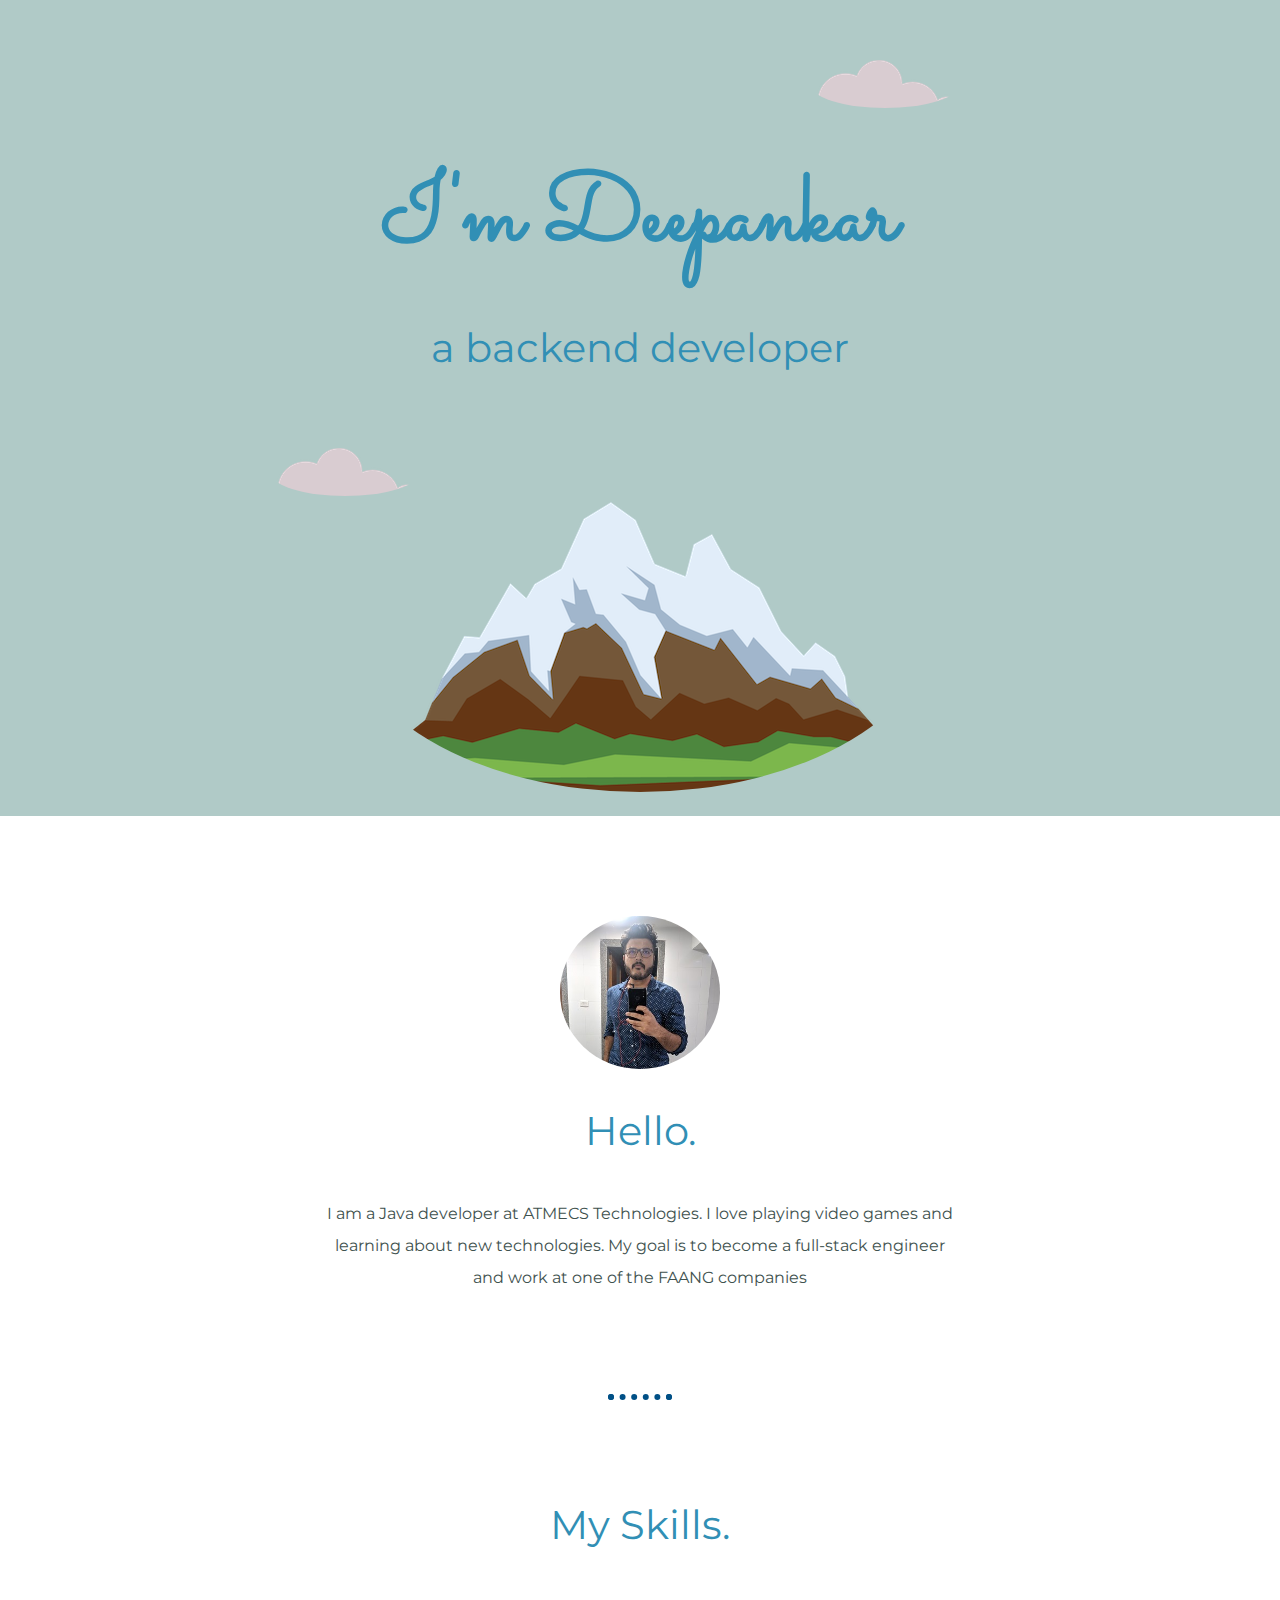
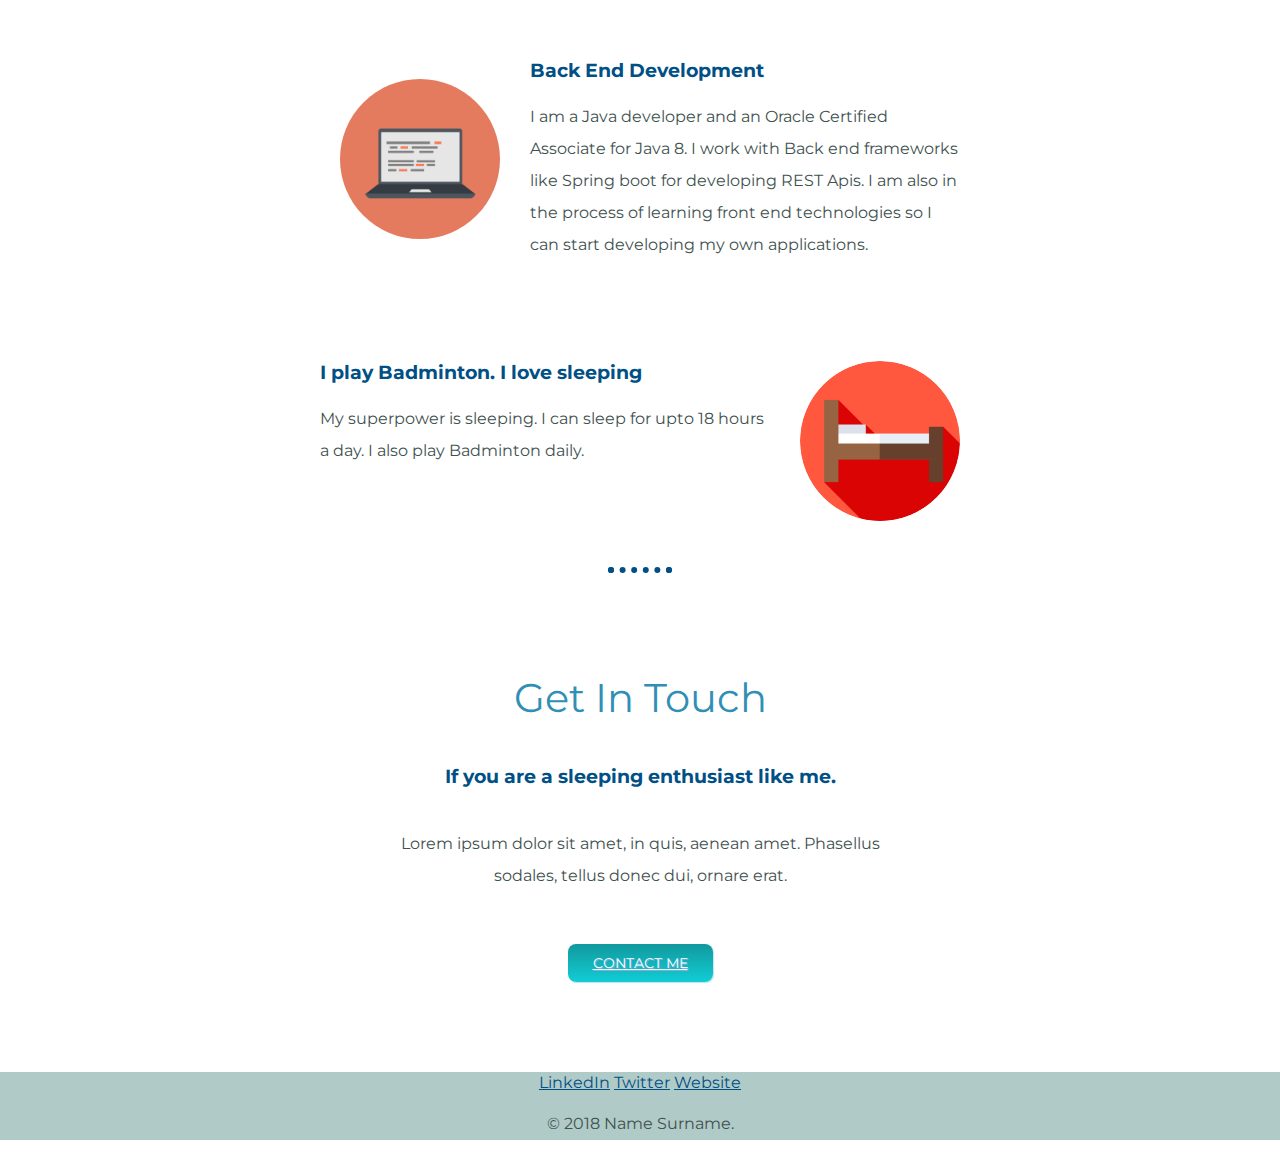
<file: Deepankar's Website/index.html>
<!DOCTYPE html>
<html lang="en">
  <head>
    <meta charset="UTF-8" />
    <meta name="viewport" content="width=device-width, initial-scale=1.0" />
    <title>Deepankar Pathak</title>
    <link rel="stylesheet" href="css/styles.css" />
    <link rel="icon" href="favicon.ico " />
    <link
      href="https://fonts.googleapis.com/css2?family=Merriweather&family=Montserrat:wght@300&family=Sacramento&display=swap"
      rel="stylesheet"
    />
    <div class="freepik">
      Icons made by
      <a href="https://www.flaticon.com/authors/freepik" title="Freepik"
        >Freepik</a
      >
      from
      <a href="https://www.flaticon.com/" title="Flaticon">www.flaticon.com</a>
    </div>
  </head>

  <body>
    <div class="top-container">
      <img class="top-cloud" src="images/cloud.png" alt="cloud-img" />
      <h1>I'm Deepankar</h1>
      <h2 class="programmer">a backend developer</h2>
      <img class="bottom-cloud" src="images/cloud.png" alt="cloud-img" />
      <img src="images/mountain.png" alt="mountain-img" />
    </div>

    <div class="middle-container">
      <div class="profile">
        <img
          class="deepankar-img"
          src="images/deepankar.jpg"
          alt="deepankar-img"
        />
        <h2>Hello.</h2>
        <p>
          I am a Java developer at ATMECS Technologies. I love playing video
          games and learning about new technologies. My goal is to become a
          full-stack engineer and work at one of the FAANG companies
        </p>
      </div>
      <hr />
      <div class="skills">
        <h2>My Skills.</h2>
        <div class="skill-row">
          <img
            class="computer-img"
            src="images/computer.png"
            alt="computer-img"
          />
          <h3>Back End Development</h3>
          <p>
            I am a Java developer and an Oracle Certified Associate for Java 8.
            I work with Back end frameworks like Spring boot for developing REST
            Apis. I am also in the process of learning front end technologies so
            I can start developing my own applications.
          </p>
        </div>
        <div class="skill-row">
          <img class="bed-img" src="images/bed.png" alt="bed-img" />
          <h3>I play Badminton. I love sleeping</h3>
          <p>
            My superpower is sleeping. I can sleep for upto 18 hours a day. I
            also play Badminton daily.
          </p>
        </div>
      </div>
      <hr />
      <div class="contact-me">
        <h2>Get In Touch</h2>
        <h3>If you are a sleeping enthusiast like me.</h3>
        <p class="contact-message">
          Lorem ipsum dolor sit amet, in quis, aenean amet. Phasellus sodales,
          tellus donec dui, ornare erat.
        </p>
        <a class="btn" href="mailto:name@email.com">CONTACT ME</a>
      </div>
    </div>

    <div class="bottom-container">
      <a class="footer-link" href="https://www.linkedin.com/">LinkedIn</a>
      <a class="footer-link" href="https://twitter.com/">Twitter</a>
      <a class="footer-link" href="https://www.appbrewery.co/">Website</a>
      <p>© 2018 Name Surname.</p>
    </div>
  </body>
</html>
</file>
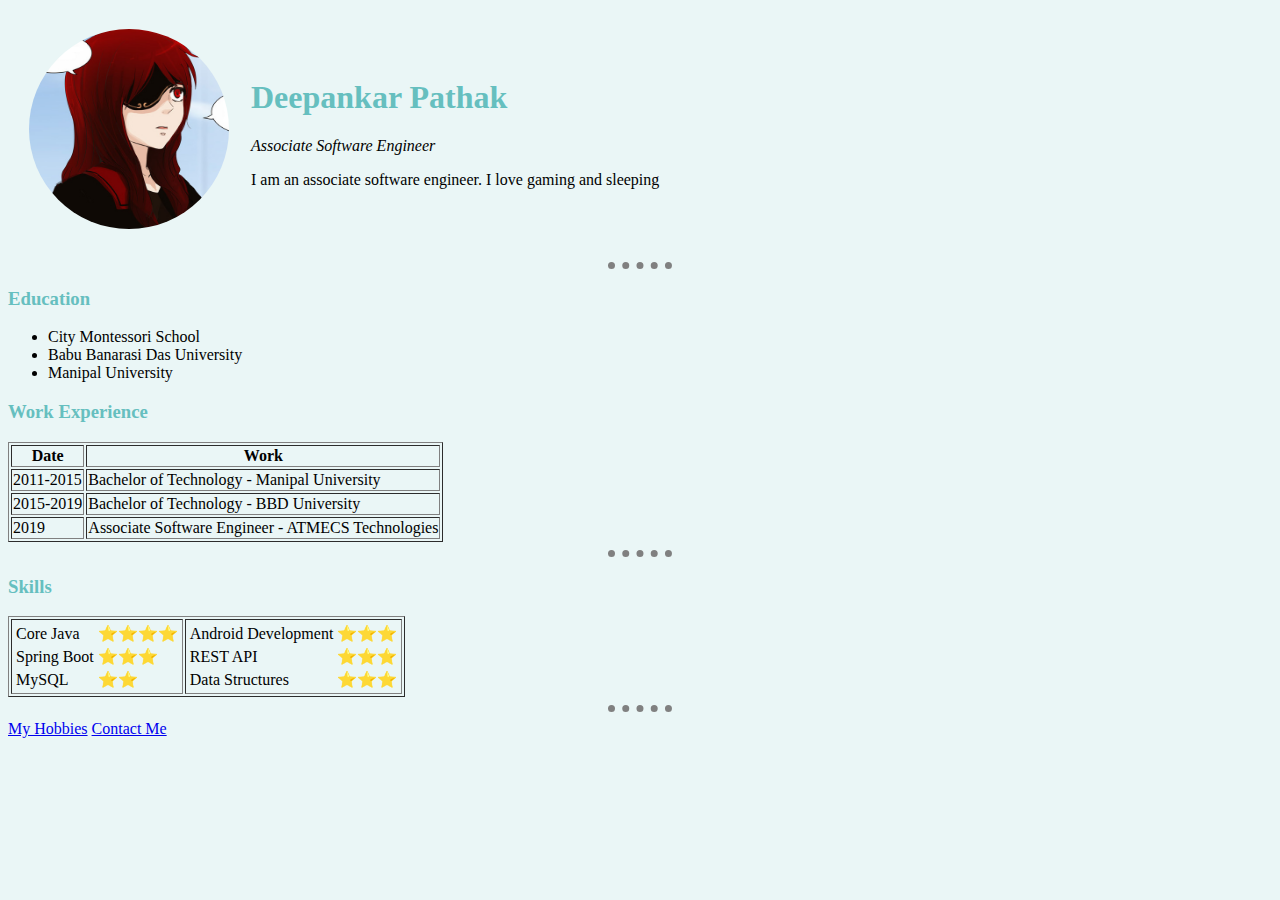
<file: HTML Personal Site/index.html>
<!DOCTYPE html>
<html>

<head>
  <meta charset="utf-8">
  <title>My personal site</title>
  <link rel="stylesheet" href="css/styles.css">
</head>

<body>
  <table cellspacing = "20px">
    <td><img src="images/ry55.png" alt="image" width="200" height="200"></td>
    <td><h1>Deepankar Pathak</h1>
      <p><em>Associate Software Engineer</em></p>
      <p>I am an associate software engineer. I love gaming and sleeping</p>
    </td>
  </table>

  <hr>
  <h3>Education</h3>
    <ul>
      <li>City Montessori School</li>
      <li>Babu Banarasi Das University</li>
      <li>Manipal University</li>
    </ul>

  <h3>Work Experience</h3>
  <table  border="1px">
    <thead>
      <th>Date</th>
      <th>Work</th>
    </thead>

    <tbody>
      <tr>
        <td>2011-2015</td>
        <td>Bachelor of Technology - Manipal University</td>
      </tr>
      <tr>
        <td>2015-2019</td>
        <td>Bachelor of Technology - BBD University</td>
      </tr>
      <tr>
        <td>2019</td>
        <td>Associate Software Engineer - ATMECS Technologies</td>
      </tr>
    </tbody>
  </table>

  <hr>

  <h3>Skills</h3>
  <table border = "1px">
      <td>
        <table>
          <tr>
            <td>Core Java</td>
            <td>⭐⭐⭐⭐</td>
          </tr>
          <tr>
            <td>Spring Boot</td>
            <td>⭐⭐⭐</td>
          </tr>
          <tr>
            <td>MySQL</td>
            <td>⭐⭐</td>
          </tr>
        </table>
      </td>

      <td>
        <table>
          <tr>
            <td>Android Development</td>
            <td>⭐⭐⭐</td>
          </tr>
          <tr>
            <td>REST API</td>
            <td>⭐⭐⭐</td>
          </tr>
          <tr>
            <td>Data Structures</td>
            <td>⭐⭐⭐</td>
          </tr>
        </table>
      </td>
  </table>

  <hr>

  <a href = "hobbies.html">My Hobbies</a>
  <a href = "contact.html">Contact Me</a>
</body>

</html>
</file>
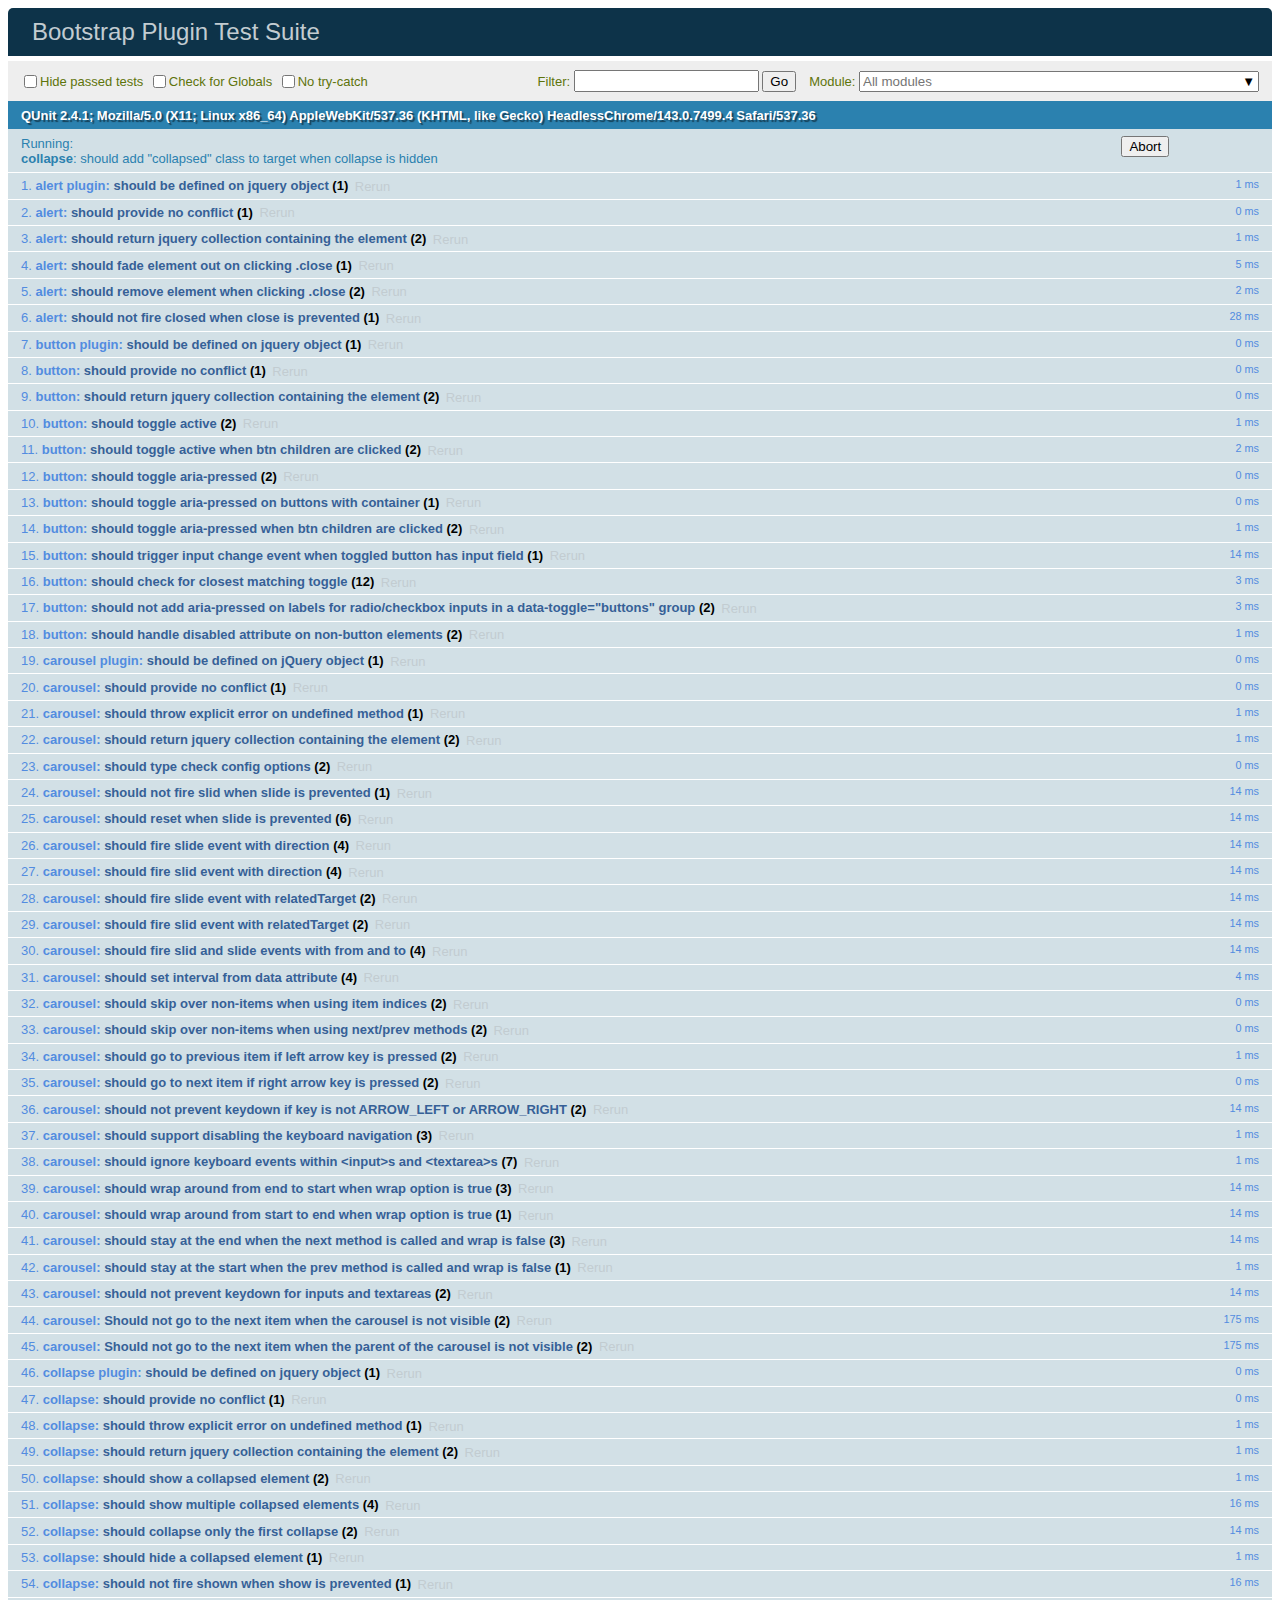
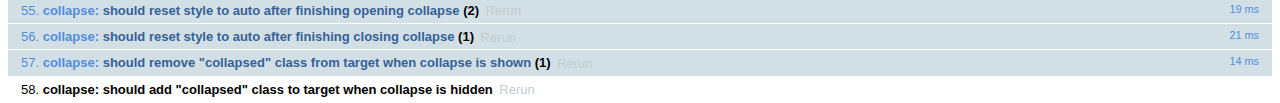
<file: bootstrap-4.0.0/js/tests/index.html>
<!doctype html>
<html lang="en">
  <head>
    <meta charset="utf-8">
    <meta name="viewport" content="width=device-width, initial-scale=1, shrink-to-fit=no">
    <title>Bootstrap Plugin Test Suite</title>

    <!-- jQuery -->
    <script>
      (function () {
        var path = '../../assets/js/vendor/jquery-slim.min.js'
        // get jquery param from the query string.
        var jQueryVersion = location.search.match(/[?&]jquery=(.*?)(?=&|$)/)

        // If a version was specified, use that version from our vendor folder
        if (jQueryVersion) {
          path = 'vendor/jquery-' + jQueryVersion[1] + '.min.js'
        }
        document.write('<script src="' + path + '"><\/script>')
      }())
    </script>
    <script src="../../assets/js/vendor/popper.min.js"></script>

    <!-- QUnit -->
    <link rel="stylesheet" href="vendor/qunit.css" media="screen">
    <script src="vendor/qunit.js"></script>

    <script>
      // Disable jQuery event aliases to ensure we don't accidentally use any of them
      [
        'blur',
        'focus',
        'focusin',
        'focusout',
        'resize',
        'scroll',
        'click',
        'dblclick',
        'mousedown',
        'mouseup',
        'mousemove',
        'mouseover',
        'mouseout',
        'mouseenter',
        'mouseleave',
        'change',
        'select',
        'submit',
        'keydown',
        'keypress',
        'keyup',
        'contextmenu'
      ].forEach(function(eventAlias) {
        $.fn[eventAlias] = function() {
          throw new Error('Using the ".' + eventAlias + '()" method is not allowed, so that Bootstrap can be compatible with custom jQuery builds which exclude the "event aliases" module that defines said method. See https://github.com/twbs/bootstrap/blob/master/CONTRIBUTING.md#js')
        }
      })

      // Require assert.expect in each test
      QUnit.config.requireExpects = true

      // See https://github.com/axemclion/grunt-saucelabs#test-result-details-with-qunit
      var log = []
      var testName

      QUnit.done(function(testResults) {
        var tests = []
        for (var i = 0; i < log.length; i++) {
          var details = log[i]
          tests.push({
            name: details.name,
            result: details.result,
            expected: details.expected,
            actual: details.actual,
            source: details.source
          })
        }
        testResults.tests = tests

        window.global_test_results = testResults
      })

      QUnit.testStart(function(testDetails) {
        QUnit.log(function(details) {
          if (!details.result) {
            details.name = testDetails.name
            log.push(details)
          }
        })
      })

      // Display fixture on-screen on iOS to avoid false positives
      // See https://github.com/twbs/bootstrap/pull/15955
      if (/iPhone|iPad|iPod/.test(navigator.userAgent)) {
        QUnit.begin(function() {
          $('#qunit-fixture').css({ top: 0, left: 0 })
        })

        QUnit.done(function() {
          $('#qunit-fixture').css({ top: '', left: '' })
        })
      }
    </script>

    <!-- Transpiled Plugins -->
    <script src="../dist/util.js"></script>
    <script src="../dist/alert.js"></script>
    <script src="../dist/button.js"></script>
    <script src="../dist/carousel.js"></script>
    <script src="../dist/collapse.js"></script>
    <script src="../dist/dropdown.js"></script>
    <script src="../dist/modal.js"></script>
    <script src="../dist/scrollspy.js"></script>
    <script src="../dist/tab.js"></script>
    <script src="../dist/tooltip.js"></script>
    <script src="../dist/popover.js"></script>

    <!-- Unit Tests -->
    <script src="unit/alert.js"></script>
    <script src="unit/button.js"></script>
    <script src="unit/carousel.js"></script>
    <script src="unit/collapse.js"></script>
    <script src="unit/dropdown.js"></script>
    <script src="unit/modal.js"></script>
    <script src="unit/scrollspy.js"></script>
    <script src="unit/tab.js"></script>
    <script src="unit/tooltip.js"></script>
    <script src="unit/popover.js"></script>
    <script src="unit/util.js"></script>
  </head>
  <body>
    <div id="qunit-container">
      <div id="qunit"></div>
      <div id="qunit-fixture"></div>
    </div>
  </body>
</html>
</file>
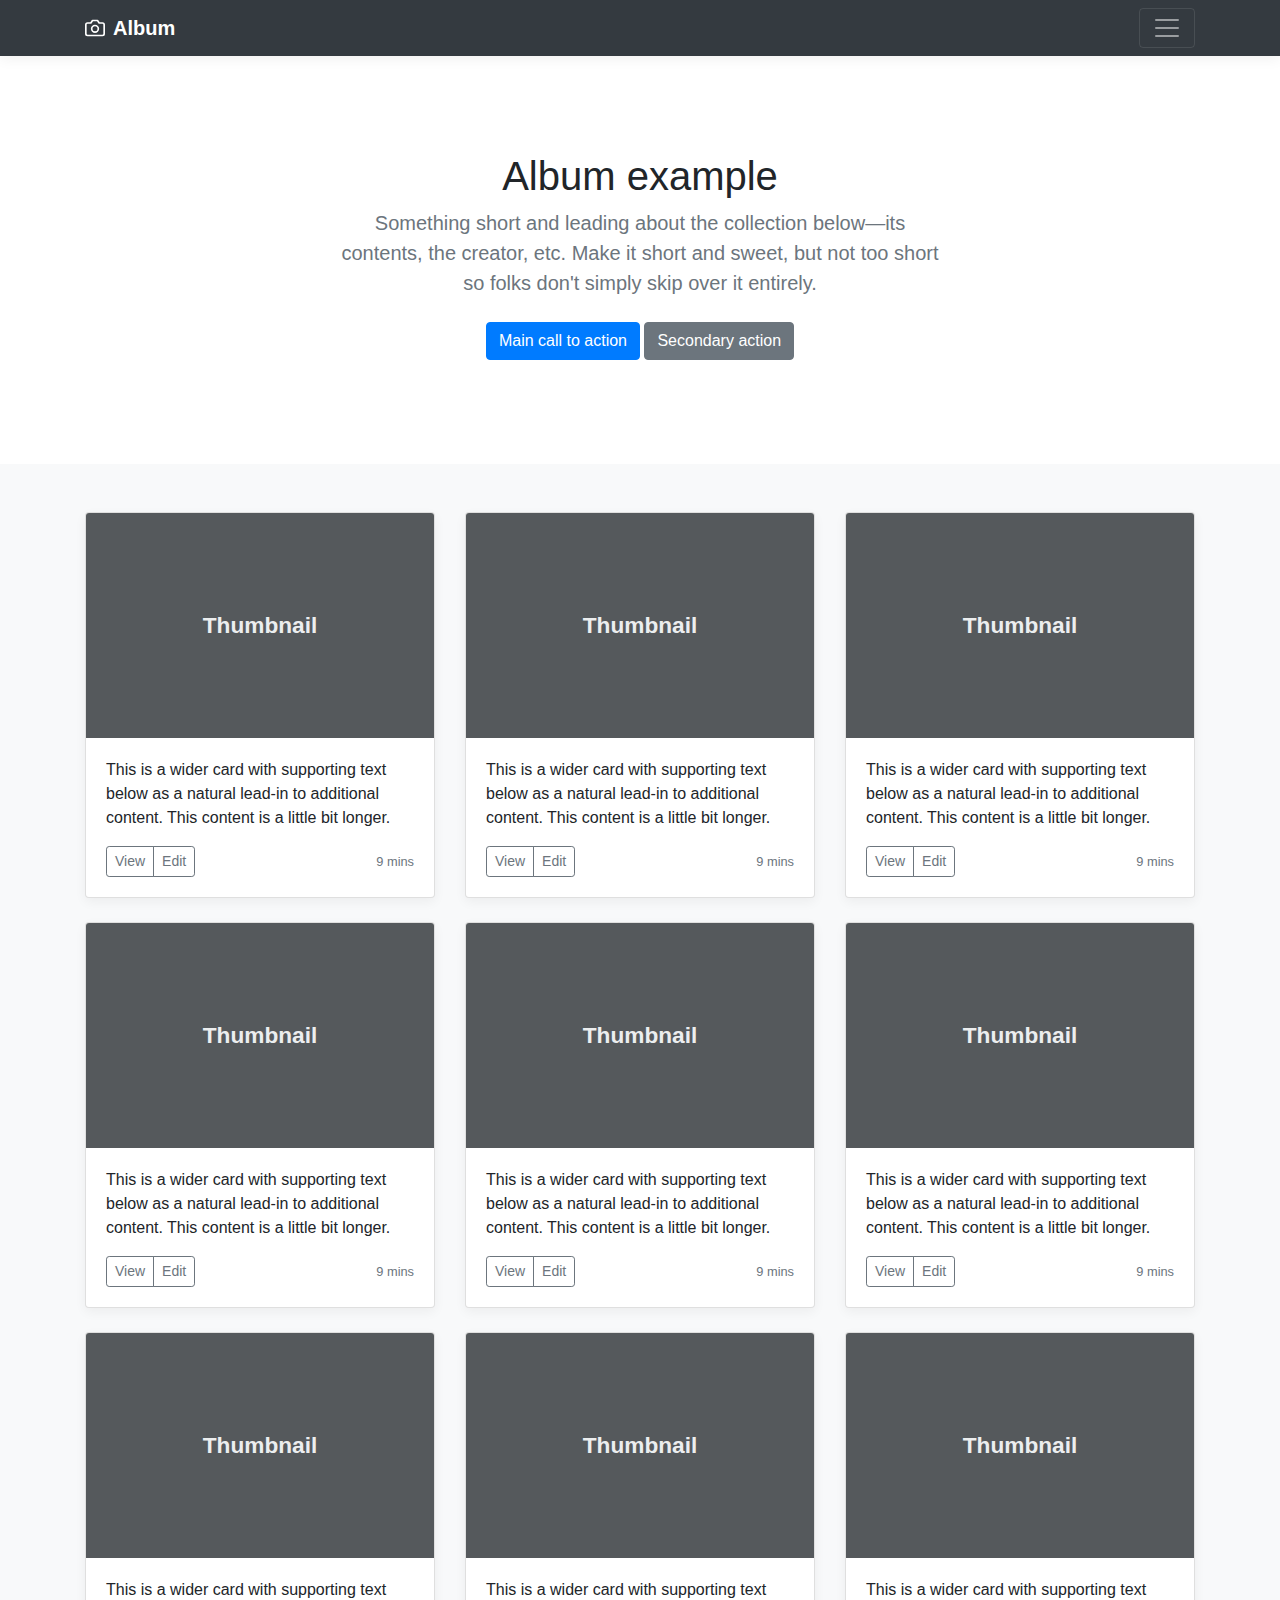
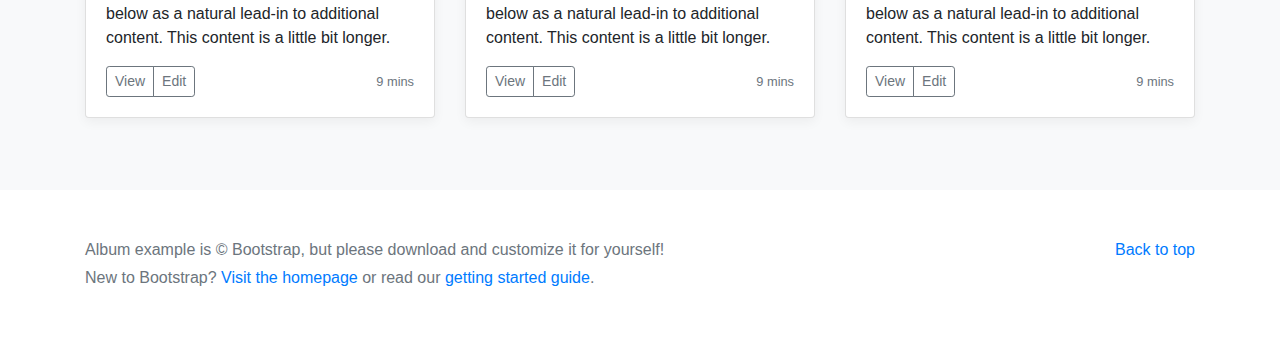
<file: bootstrap-4.0.0/docs/4.0/examples/album/index.html>
<!doctype html>
<html lang="en">
  <head>
    <meta charset="utf-8">
    <meta name="viewport" content="width=device-width, initial-scale=1, shrink-to-fit=no">
    <meta name="description" content="">
    <meta name="author" content="">
    <link rel="icon" href="../../../../favicon.ico">

    <title>Album example for Bootstrap</title>

    <!-- Bootstrap core CSS -->
    <link href="../../../../dist/css/bootstrap.min.css" rel="stylesheet">

    <!-- Custom styles for this template -->
    <link href="album.css" rel="stylesheet">
  </head>

  <body>

    <header>
      <div class="collapse bg-dark" id="navbarHeader">
        <div class="container">
          <div class="row">
            <div class="col-sm-8 col-md-7 py-4">
              <h4 class="text-white">About</h4>
              <p class="text-muted">Add some information about the album below, the author, or any other background context. Make it a few sentences long so folks can pick up some informative tidbits. Then, link them off to some social networking sites or contact information.</p>
            </div>
            <div class="col-sm-4 offset-md-1 py-4">
              <h4 class="text-white">Contact</h4>
              <ul class="list-unstyled">
                <li><a href="#" class="text-white">Follow on Twitter</a></li>
                <li><a href="#" class="text-white">Like on Facebook</a></li>
                <li><a href="#" class="text-white">Email me</a></li>
              </ul>
            </div>
          </div>
        </div>
      </div>
      <div class="navbar navbar-dark bg-dark box-shadow">
        <div class="container d-flex justify-content-between">
          <a href="#" class="navbar-brand d-flex align-items-center">
            <svg xmlns="http://www.w3.org/2000/svg" width="20" height="20" viewBox="0 0 24 24" fill="none" stroke="currentColor" stroke-width="2" stroke-linecap="round" stroke-linejoin="round" class="mr-2"><path d="M23 19a2 2 0 0 1-2 2H3a2 2 0 0 1-2-2V8a2 2 0 0 1 2-2h4l2-3h6l2 3h4a2 2 0 0 1 2 2z"></path><circle cx="12" cy="13" r="4"></circle></svg>
            <strong>Album</strong>
          </a>
          <button class="navbar-toggler" type="button" data-toggle="collapse" data-target="#navbarHeader" aria-controls="navbarHeader" aria-expanded="false" aria-label="Toggle navigation">
            <span class="navbar-toggler-icon"></span>
          </button>
        </div>
      </div>
    </header>

    <main role="main">

      <section class="jumbotron text-center">
        <div class="container">
          <h1 class="jumbotron-heading">Album example</h1>
          <p class="lead text-muted">Something short and leading about the collection below—its contents, the creator, etc. Make it short and sweet, but not too short so folks don't simply skip over it entirely.</p>
          <p>
            <a href="#" class="btn btn-primary my-2">Main call to action</a>
            <a href="#" class="btn btn-secondary my-2">Secondary action</a>
          </p>
        </div>
      </section>

      <div class="album py-5 bg-light">
        <div class="container">

          <div class="row">
            <div class="col-md-4">
              <div class="card mb-4 box-shadow">
                <img class="card-img-top" data-src="holder.js/100px225?theme=thumb&bg=55595c&fg=eceeef&text=Thumbnail" alt="Card image cap">
                <div class="card-body">
                  <p class="card-text">This is a wider card with supporting text below as a natural lead-in to additional content. This content is a little bit longer.</p>
                  <div class="d-flex justify-content-between align-items-center">
                    <div class="btn-group">
                      <button type="button" class="btn btn-sm btn-outline-secondary">View</button>
                      <button type="button" class="btn btn-sm btn-outline-secondary">Edit</button>
                    </div>
                    <small class="text-muted">9 mins</small>
                  </div>
                </div>
              </div>
            </div>
            <div class="col-md-4">
              <div class="card mb-4 box-shadow">
                <img class="card-img-top" data-src="holder.js/100px225?theme=thumb&bg=55595c&fg=eceeef&text=Thumbnail" alt="Card image cap">
                <div class="card-body">
                  <p class="card-text">This is a wider card with supporting text below as a natural lead-in to additional content. This content is a little bit longer.</p>
                  <div class="d-flex justify-content-between align-items-center">
                    <div class="btn-group">
                      <button type="button" class="btn btn-sm btn-outline-secondary">View</button>
                      <button type="button" class="btn btn-sm btn-outline-secondary">Edit</button>
                    </div>
                    <small class="text-muted">9 mins</small>
                  </div>
                </div>
              </div>
            </div>
            <div class="col-md-4">
              <div class="card mb-4 box-shadow">
                <img class="card-img-top" data-src="holder.js/100px225?theme=thumb&bg=55595c&fg=eceeef&text=Thumbnail" alt="Card image cap">
                <div class="card-body">
                  <p class="card-text">This is a wider card with supporting text below as a natural lead-in to additional content. This content is a little bit longer.</p>
                  <div class="d-flex justify-content-between align-items-center">
                    <div class="btn-group">
                      <button type="button" class="btn btn-sm btn-outline-secondary">View</button>
                      <button type="button" class="btn btn-sm btn-outline-secondary">Edit</button>
                    </div>
                    <small class="text-muted">9 mins</small>
                  </div>
                </div>
              </div>
            </div>

            <div class="col-md-4">
              <div class="card mb-4 box-shadow">
                <img class="card-img-top" data-src="holder.js/100px225?theme=thumb&bg=55595c&fg=eceeef&text=Thumbnail" alt="Card image cap">
                <div class="card-body">
                  <p class="card-text">This is a wider card with supporting text below as a natural lead-in to additional content. This content is a little bit longer.</p>
                  <div class="d-flex justify-content-between align-items-center">
                    <div class="btn-group">
                      <button type="button" class="btn btn-sm btn-outline-secondary">View</button>
                      <button type="button" class="btn btn-sm btn-outline-secondary">Edit</button>
                    </div>
                    <small class="text-muted">9 mins</small>
                  </div>
                </div>
              </div>
            </div>
            <div class="col-md-4">
              <div class="card mb-4 box-shadow">
                <img class="card-img-top" data-src="holder.js/100px225?theme=thumb&bg=55595c&fg=eceeef&text=Thumbnail" alt="Card image cap">
                <div class="card-body">
                  <p class="card-text">This is a wider card with supporting text below as a natural lead-in to additional content. This content is a little bit longer.</p>
                  <div class="d-flex justify-content-between align-items-center">
                    <div class="btn-group">
                      <button type="button" class="btn btn-sm btn-outline-secondary">View</button>
                      <button type="button" class="btn btn-sm btn-outline-secondary">Edit</button>
                    </div>
                    <small class="text-muted">9 mins</small>
                  </div>
                </div>
              </div>
            </div>
            <div class="col-md-4">
              <div class="card mb-4 box-shadow">
                <img class="card-img-top" data-src="holder.js/100px225?theme=thumb&bg=55595c&fg=eceeef&text=Thumbnail" alt="Card image cap">
                <div class="card-body">
                  <p class="card-text">This is a wider card with supporting text below as a natural lead-in to additional content. This content is a little bit longer.</p>
                  <div class="d-flex justify-content-between align-items-center">
                    <div class="btn-group">
                      <button type="button" class="btn btn-sm btn-outline-secondary">View</button>
                      <button type="button" class="btn btn-sm btn-outline-secondary">Edit</button>
                    </div>
                    <small class="text-muted">9 mins</small>
                  </div>
                </div>
              </div>
            </div>

            <div class="col-md-4">
              <div class="card mb-4 box-shadow">
                <img class="card-img-top" data-src="holder.js/100px225?theme=thumb&bg=55595c&fg=eceeef&text=Thumbnail" alt="Card image cap">
                <div class="card-body">
                  <p class="card-text">This is a wider card with supporting text below as a natural lead-in to additional content. This content is a little bit longer.</p>
                  <div class="d-flex justify-content-between align-items-center">
                    <div class="btn-group">
                      <button type="button" class="btn btn-sm btn-outline-secondary">View</button>
                      <button type="button" class="btn btn-sm btn-outline-secondary">Edit</button>
                    </div>
                    <small class="text-muted">9 mins</small>
                  </div>
                </div>
              </div>
            </div>
            <div class="col-md-4">
              <div class="card mb-4 box-shadow">
                <img class="card-img-top" data-src="holder.js/100px225?theme=thumb&bg=55595c&fg=eceeef&text=Thumbnail" alt="Card image cap">
                <div class="card-body">
                  <p class="card-text">This is a wider card with supporting text below as a natural lead-in to additional content. This content is a little bit longer.</p>
                  <div class="d-flex justify-content-between align-items-center">
                    <div class="btn-group">
                      <button type="button" class="btn btn-sm btn-outline-secondary">View</button>
                      <button type="button" class="btn btn-sm btn-outline-secondary">Edit</button>
                    </div>
                    <small class="text-muted">9 mins</small>
                  </div>
                </div>
              </div>
            </div>
            <div class="col-md-4">
              <div class="card mb-4 box-shadow">
                <img class="card-img-top" data-src="holder.js/100px225?theme=thumb&bg=55595c&fg=eceeef&text=Thumbnail" alt="Card image cap">
                <div class="card-body">
                  <p class="card-text">This is a wider card with supporting text below as a natural lead-in to additional content. This content is a little bit longer.</p>
                  <div class="d-flex justify-content-between align-items-center">
                    <div class="btn-group">
                      <button type="button" class="btn btn-sm btn-outline-secondary">View</button>
                      <button type="button" class="btn btn-sm btn-outline-secondary">Edit</button>
                    </div>
                    <small class="text-muted">9 mins</small>
                  </div>
                </div>
              </div>
            </div>
          </div>
        </div>
      </div>

    </main>

    <footer class="text-muted">
      <div class="container">
        <p class="float-right">
          <a href="#">Back to top</a>
        </p>
        <p>Album example is &copy; Bootstrap, but please download and customize it for yourself!</p>
        <p>New to Bootstrap? <a href="../../">Visit the homepage</a> or read our <a href="../../getting-started/">getting started guide</a>.</p>
      </div>
    </footer>

    <!-- Bootstrap core JavaScript
    ================================================== -->
    <!-- Placed at the end of the document so the pages load faster -->
    <script src="https://code.jquery.com/jquery-3.2.1.slim.min.js" integrity="sha384-KJ3o2DKtIkvYIK3UENzmM7KCkRr/rE9/Qpg6aAZGJwFDMVNA/GpGFF93hXpG5KkN" crossorigin="anonymous"></script>
    <script>window.jQuery || document.write('<script src="../../../../assets/js/vendor/jquery-slim.min.js"><\/script>')</script>
    <script src="../../../../assets/js/vendor/popper.min.js"></script>
    <script src="../../../../dist/js/bootstrap.min.js"></script>
    <script src="../../../../assets/js/vendor/holder.min.js"></script>
  </body>
</html>
</file>
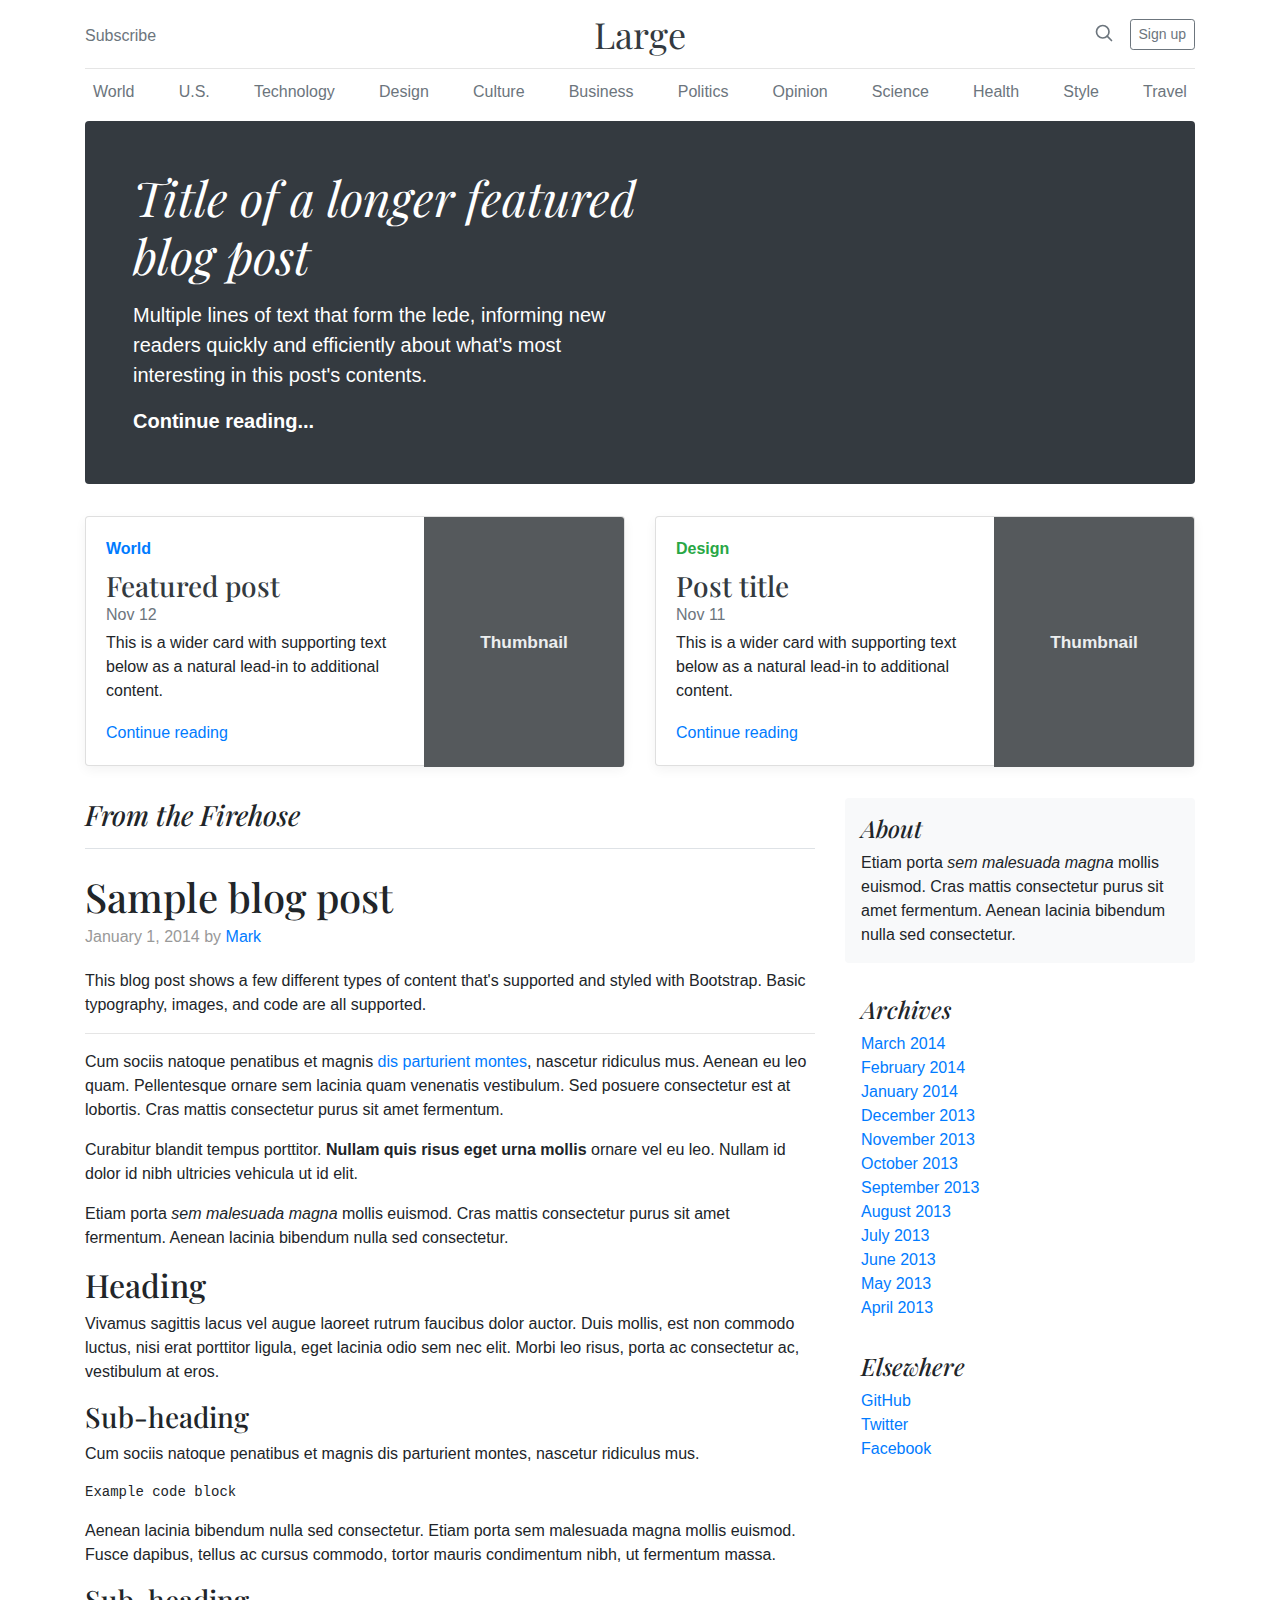
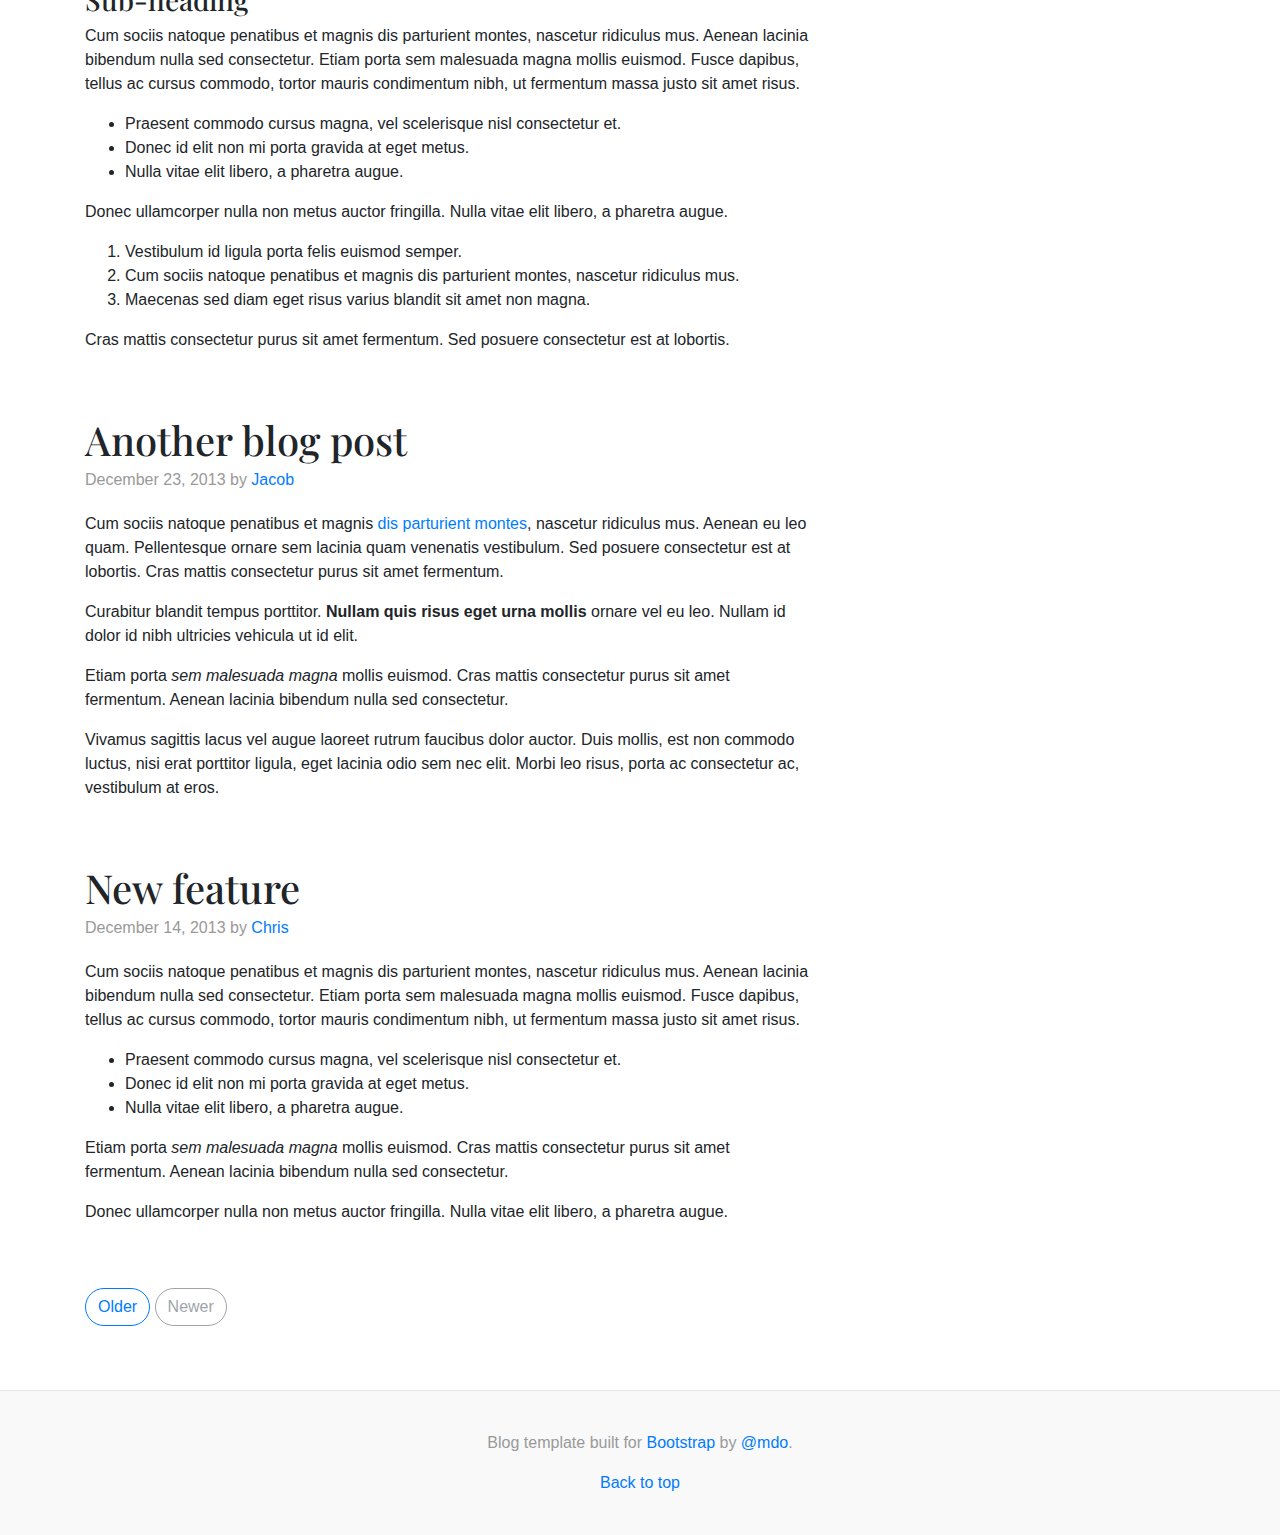
<file: bootstrap-4.0.0/docs/4.0/examples/blog/index.html>
<!doctype html>
<html lang="en">
  <head>
    <meta charset="utf-8">
    <meta name="viewport" content="width=device-width, initial-scale=1, shrink-to-fit=no">
    <meta name="description" content="">
    <meta name="author" content="">
    <link rel="icon" href="../../../../favicon.ico">

    <title>Blog Template for Bootstrap</title>

    <!-- Bootstrap core CSS -->
    <link href="../../../../dist/css/bootstrap.min.css" rel="stylesheet">

    <!-- Custom styles for this template -->
    <link href="https://fonts.googleapis.com/css?family=Playfair+Display:700,900" rel="stylesheet">
    <link href="blog.css" rel="stylesheet">
  </head>

  <body>

    <div class="container">
      <header class="blog-header py-3">
        <div class="row flex-nowrap justify-content-between align-items-center">
          <div class="col-4 pt-1">
            <a class="text-muted" href="#">Subscribe</a>
          </div>
          <div class="col-4 text-center">
            <a class="blog-header-logo text-dark" href="#">Large</a>
          </div>
          <div class="col-4 d-flex justify-content-end align-items-center">
            <a class="text-muted" href="#">
              <svg xmlns="http://www.w3.org/2000/svg" width="20" height="20" viewBox="0 0 24 24" fill="none" stroke="currentColor" stroke-width="2" stroke-linecap="round" stroke-linejoin="round" class="mx-3"><circle cx="10.5" cy="10.5" r="7.5"></circle><line x1="21" y1="21" x2="15.8" y2="15.8"></line></svg>
            </a>
            <a class="btn btn-sm btn-outline-secondary" href="#">Sign up</a>
          </div>
        </div>
      </header>

      <div class="nav-scroller py-1 mb-2">
        <nav class="nav d-flex justify-content-between">
          <a class="p-2 text-muted" href="#">World</a>
          <a class="p-2 text-muted" href="#">U.S.</a>
          <a class="p-2 text-muted" href="#">Technology</a>
          <a class="p-2 text-muted" href="#">Design</a>
          <a class="p-2 text-muted" href="#">Culture</a>
          <a class="p-2 text-muted" href="#">Business</a>
          <a class="p-2 text-muted" href="#">Politics</a>
          <a class="p-2 text-muted" href="#">Opinion</a>
          <a class="p-2 text-muted" href="#">Science</a>
          <a class="p-2 text-muted" href="#">Health</a>
          <a class="p-2 text-muted" href="#">Style</a>
          <a class="p-2 text-muted" href="#">Travel</a>
        </nav>
      </div>

      <div class="jumbotron p-3 p-md-5 text-white rounded bg-dark">
        <div class="col-md-6 px-0">
          <h1 class="display-4 font-italic">Title of a longer featured blog post</h1>
          <p class="lead my-3">Multiple lines of text that form the lede, informing new readers quickly and efficiently about what's most interesting in this post's contents.</p>
          <p class="lead mb-0"><a href="#" class="text-white font-weight-bold">Continue reading...</a></p>
        </div>
      </div>

      <div class="row mb-2">
        <div class="col-md-6">
          <div class="card flex-md-row mb-4 box-shadow h-md-250">
            <div class="card-body d-flex flex-column align-items-start">
              <strong class="d-inline-block mb-2 text-primary">World</strong>
              <h3 class="mb-0">
                <a class="text-dark" href="#">Featured post</a>
              </h3>
              <div class="mb-1 text-muted">Nov 12</div>
              <p class="card-text mb-auto">This is a wider card with supporting text below as a natural lead-in to additional content.</p>
              <a href="#">Continue reading</a>
            </div>
            <img class="card-img-right flex-auto d-none d-md-block" data-src="holder.js/200x250?theme=thumb" alt="Card image cap">
          </div>
        </div>
        <div class="col-md-6">
          <div class="card flex-md-row mb-4 box-shadow h-md-250">
            <div class="card-body d-flex flex-column align-items-start">
              <strong class="d-inline-block mb-2 text-success">Design</strong>
              <h3 class="mb-0">
                <a class="text-dark" href="#">Post title</a>
              </h3>
              <div class="mb-1 text-muted">Nov 11</div>
              <p class="card-text mb-auto">This is a wider card with supporting text below as a natural lead-in to additional content.</p>
              <a href="#">Continue reading</a>
            </div>
            <img class="card-img-right flex-auto d-none d-md-block" data-src="holder.js/200x250?theme=thumb" alt="Card image cap">
          </div>
        </div>
      </div>
    </div>

    <main role="main" class="container">
      <div class="row">
        <div class="col-md-8 blog-main">
          <h3 class="pb-3 mb-4 font-italic border-bottom">
            From the Firehose
          </h3>

          <div class="blog-post">
            <h2 class="blog-post-title">Sample blog post</h2>
            <p class="blog-post-meta">January 1, 2014 by <a href="#">Mark</a></p>

            <p>This blog post shows a few different types of content that's supported and styled with Bootstrap. Basic typography, images, and code are all supported.</p>
            <hr>
            <p>Cum sociis natoque penatibus et magnis <a href="#">dis parturient montes</a>, nascetur ridiculus mus. Aenean eu leo quam. Pellentesque ornare sem lacinia quam venenatis vestibulum. Sed posuere consectetur est at lobortis. Cras mattis consectetur purus sit amet fermentum.</p>
            <blockquote>
              <p>Curabitur blandit tempus porttitor. <strong>Nullam quis risus eget urna mollis</strong> ornare vel eu leo. Nullam id dolor id nibh ultricies vehicula ut id elit.</p>
            </blockquote>
            <p>Etiam porta <em>sem malesuada magna</em> mollis euismod. Cras mattis consectetur purus sit amet fermentum. Aenean lacinia bibendum nulla sed consectetur.</p>
            <h2>Heading</h2>
            <p>Vivamus sagittis lacus vel augue laoreet rutrum faucibus dolor auctor. Duis mollis, est non commodo luctus, nisi erat porttitor ligula, eget lacinia odio sem nec elit. Morbi leo risus, porta ac consectetur ac, vestibulum at eros.</p>
            <h3>Sub-heading</h3>
            <p>Cum sociis natoque penatibus et magnis dis parturient montes, nascetur ridiculus mus.</p>
            <pre><code>Example code block</code></pre>
            <p>Aenean lacinia bibendum nulla sed consectetur. Etiam porta sem malesuada magna mollis euismod. Fusce dapibus, tellus ac cursus commodo, tortor mauris condimentum nibh, ut fermentum massa.</p>
            <h3>Sub-heading</h3>
            <p>Cum sociis natoque penatibus et magnis dis parturient montes, nascetur ridiculus mus. Aenean lacinia bibendum nulla sed consectetur. Etiam porta sem malesuada magna mollis euismod. Fusce dapibus, tellus ac cursus commodo, tortor mauris condimentum nibh, ut fermentum massa justo sit amet risus.</p>
            <ul>
              <li>Praesent commodo cursus magna, vel scelerisque nisl consectetur et.</li>
              <li>Donec id elit non mi porta gravida at eget metus.</li>
              <li>Nulla vitae elit libero, a pharetra augue.</li>
            </ul>
            <p>Donec ullamcorper nulla non metus auctor fringilla. Nulla vitae elit libero, a pharetra augue.</p>
            <ol>
              <li>Vestibulum id ligula porta felis euismod semper.</li>
              <li>Cum sociis natoque penatibus et magnis dis parturient montes, nascetur ridiculus mus.</li>
              <li>Maecenas sed diam eget risus varius blandit sit amet non magna.</li>
            </ol>
            <p>Cras mattis consectetur purus sit amet fermentum. Sed posuere consectetur est at lobortis.</p>
          </div><!-- /.blog-post -->

          <div class="blog-post">
            <h2 class="blog-post-title">Another blog post</h2>
            <p class="blog-post-meta">December 23, 2013 by <a href="#">Jacob</a></p>

            <p>Cum sociis natoque penatibus et magnis <a href="#">dis parturient montes</a>, nascetur ridiculus mus. Aenean eu leo quam. Pellentesque ornare sem lacinia quam venenatis vestibulum. Sed posuere consectetur est at lobortis. Cras mattis consectetur purus sit amet fermentum.</p>
            <blockquote>
              <p>Curabitur blandit tempus porttitor. <strong>Nullam quis risus eget urna mollis</strong> ornare vel eu leo. Nullam id dolor id nibh ultricies vehicula ut id elit.</p>
            </blockquote>
            <p>Etiam porta <em>sem malesuada magna</em> mollis euismod. Cras mattis consectetur purus sit amet fermentum. Aenean lacinia bibendum nulla sed consectetur.</p>
            <p>Vivamus sagittis lacus vel augue laoreet rutrum faucibus dolor auctor. Duis mollis, est non commodo luctus, nisi erat porttitor ligula, eget lacinia odio sem nec elit. Morbi leo risus, porta ac consectetur ac, vestibulum at eros.</p>
          </div><!-- /.blog-post -->

          <div class="blog-post">
            <h2 class="blog-post-title">New feature</h2>
            <p class="blog-post-meta">December 14, 2013 by <a href="#">Chris</a></p>

            <p>Cum sociis natoque penatibus et magnis dis parturient montes, nascetur ridiculus mus. Aenean lacinia bibendum nulla sed consectetur. Etiam porta sem malesuada magna mollis euismod. Fusce dapibus, tellus ac cursus commodo, tortor mauris condimentum nibh, ut fermentum massa justo sit amet risus.</p>
            <ul>
              <li>Praesent commodo cursus magna, vel scelerisque nisl consectetur et.</li>
              <li>Donec id elit non mi porta gravida at eget metus.</li>
              <li>Nulla vitae elit libero, a pharetra augue.</li>
            </ul>
            <p>Etiam porta <em>sem malesuada magna</em> mollis euismod. Cras mattis consectetur purus sit amet fermentum. Aenean lacinia bibendum nulla sed consectetur.</p>
            <p>Donec ullamcorper nulla non metus auctor fringilla. Nulla vitae elit libero, a pharetra augue.</p>
          </div><!-- /.blog-post -->

          <nav class="blog-pagination">
            <a class="btn btn-outline-primary" href="#">Older</a>
            <a class="btn btn-outline-secondary disabled" href="#">Newer</a>
          </nav>

        </div><!-- /.blog-main -->

        <aside class="col-md-4 blog-sidebar">
          <div class="p-3 mb-3 bg-light rounded">
            <h4 class="font-italic">About</h4>
            <p class="mb-0">Etiam porta <em>sem malesuada magna</em> mollis euismod. Cras mattis consectetur purus sit amet fermentum. Aenean lacinia bibendum nulla sed consectetur.</p>
          </div>

          <div class="p-3">
            <h4 class="font-italic">Archives</h4>
            <ol class="list-unstyled mb-0">
              <li><a href="#">March 2014</a></li>
              <li><a href="#">February 2014</a></li>
              <li><a href="#">January 2014</a></li>
              <li><a href="#">December 2013</a></li>
              <li><a href="#">November 2013</a></li>
              <li><a href="#">October 2013</a></li>
              <li><a href="#">September 2013</a></li>
              <li><a href="#">August 2013</a></li>
              <li><a href="#">July 2013</a></li>
              <li><a href="#">June 2013</a></li>
              <li><a href="#">May 2013</a></li>
              <li><a href="#">April 2013</a></li>
            </ol>
          </div>

          <div class="p-3">
            <h4 class="font-italic">Elsewhere</h4>
            <ol class="list-unstyled">
              <li><a href="#">GitHub</a></li>
              <li><a href="#">Twitter</a></li>
              <li><a href="#">Facebook</a></li>
            </ol>
          </div>
        </aside><!-- /.blog-sidebar -->

      </div><!-- /.row -->

    </main><!-- /.container -->

    <footer class="blog-footer">
      <p>Blog template built for <a href="https://getbootstrap.com/">Bootstrap</a> by <a href="https://twitter.com/mdo">@mdo</a>.</p>
      <p>
        <a href="#">Back to top</a>
      </p>
    </footer>

    <!-- Bootstrap core JavaScript
    ================================================== -->
    <!-- Placed at the end of the document so the pages load faster -->
    <script src="https://code.jquery.com/jquery-3.2.1.slim.min.js" integrity="sha384-KJ3o2DKtIkvYIK3UENzmM7KCkRr/rE9/Qpg6aAZGJwFDMVNA/GpGFF93hXpG5KkN" crossorigin="anonymous"></script>
    <script>window.jQuery || document.write('<script src="../../../../assets/js/vendor/jquery-slim.min.js"><\/script>')</script>
    <script src="../../../../assets/js/vendor/popper.min.js"></script>
    <script src="../../../../dist/js/bootstrap.min.js"></script>
    <script src="../../../../assets/js/vendor/holder.min.js"></script>
    <script>
      Holder.addTheme('thumb', {
        bg: '#55595c',
        fg: '#eceeef',
        text: 'Thumbnail'
      });
    </script>
  </body>
</html>
</file>
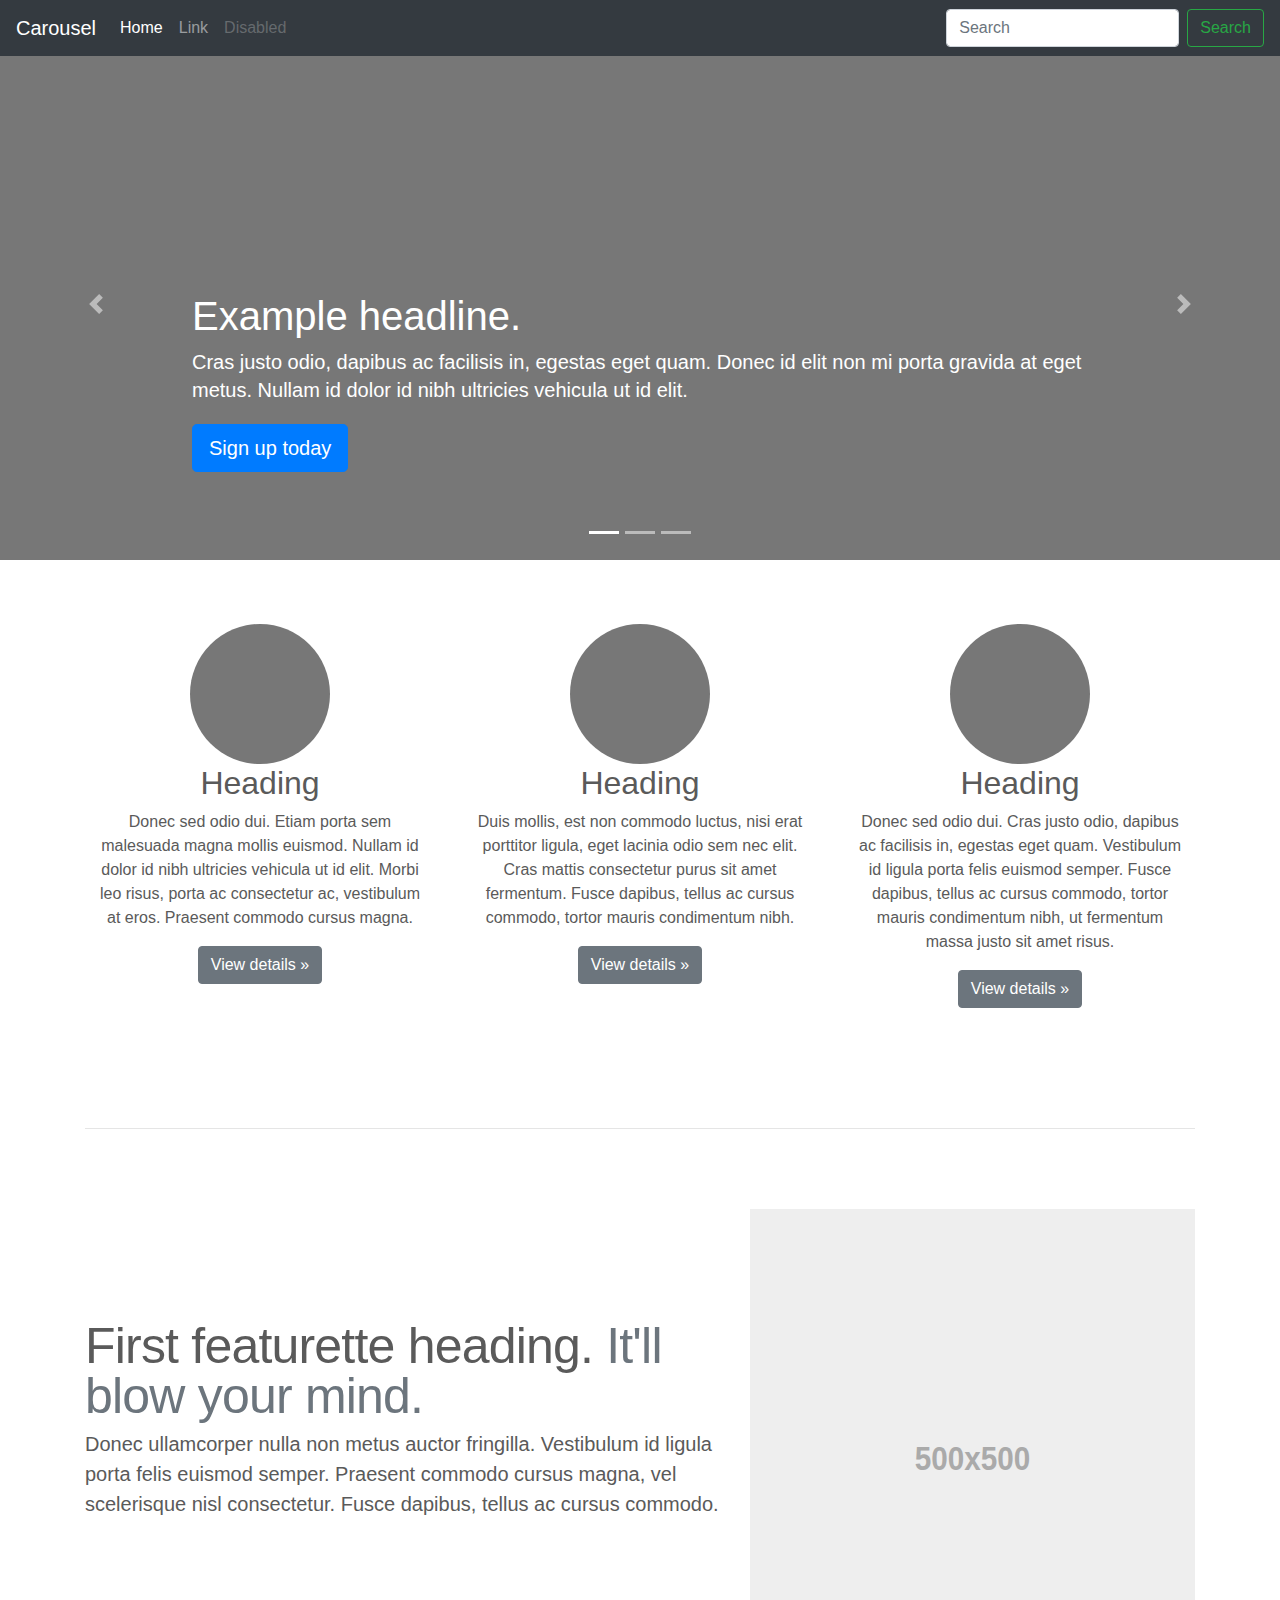
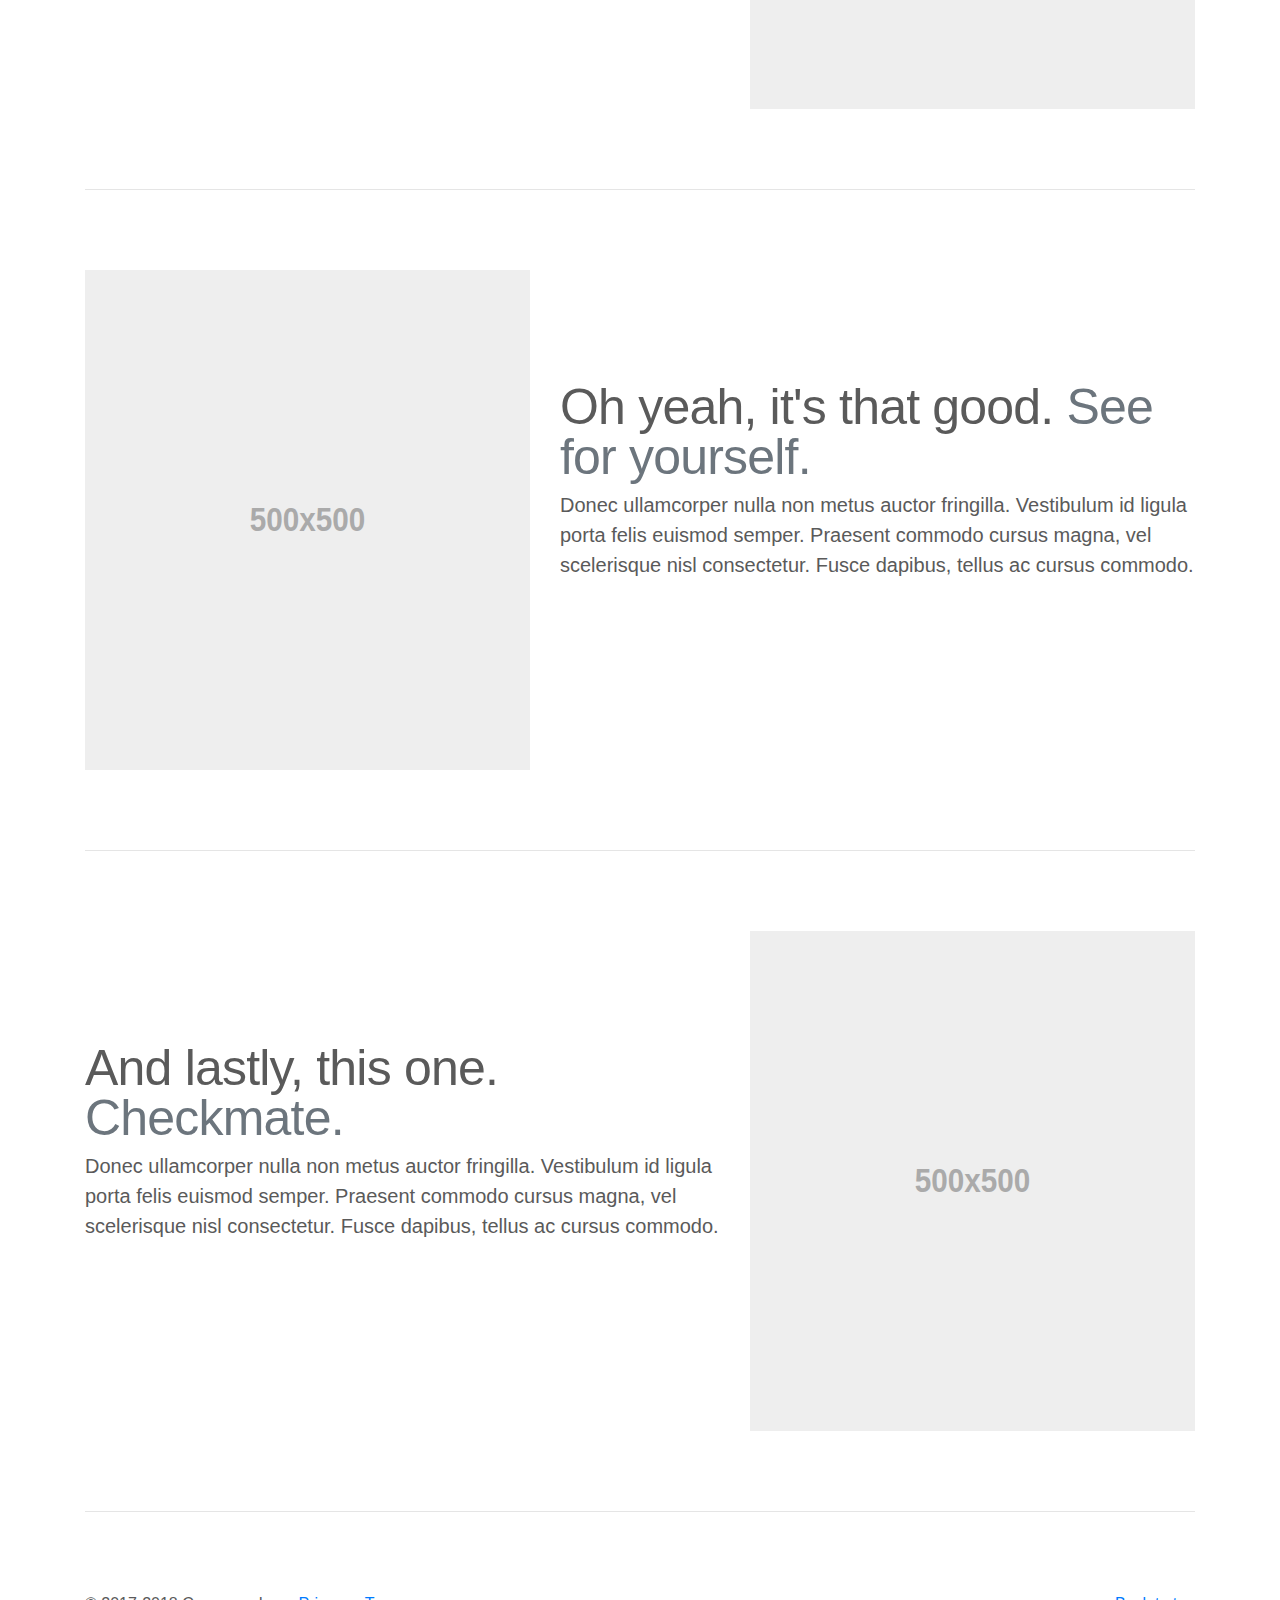
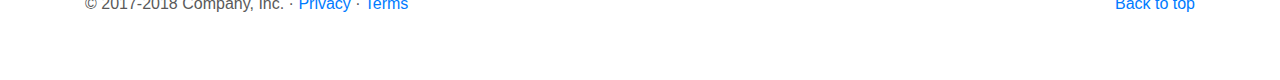
<file: bootstrap-4.0.0/docs/4.0/examples/carousel/index.html>
<!doctype html>
<html lang="en">
  <head>
    <meta charset="utf-8">
    <meta name="viewport" content="width=device-width, initial-scale=1, shrink-to-fit=no">
    <meta name="description" content="">
    <meta name="author" content="">
    <link rel="icon" href="../../../../favicon.ico">

    <title>Carousel Template for Bootstrap</title>

    <!-- Bootstrap core CSS -->
    <link href="../../../../dist/css/bootstrap.min.css" rel="stylesheet">

    <!-- Custom styles for this template -->
    <link href="carousel.css" rel="stylesheet">
  </head>
  <body>

    <header>
      <nav class="navbar navbar-expand-md navbar-dark fixed-top bg-dark">
        <a class="navbar-brand" href="#">Carousel</a>
        <button class="navbar-toggler" type="button" data-toggle="collapse" data-target="#navbarCollapse" aria-controls="navbarCollapse" aria-expanded="false" aria-label="Toggle navigation">
          <span class="navbar-toggler-icon"></span>
        </button>
        <div class="collapse navbar-collapse" id="navbarCollapse">
          <ul class="navbar-nav mr-auto">
            <li class="nav-item active">
              <a class="nav-link" href="#">Home <span class="sr-only">(current)</span></a>
            </li>
            <li class="nav-item">
              <a class="nav-link" href="#">Link</a>
            </li>
            <li class="nav-item">
              <a class="nav-link disabled" href="#">Disabled</a>
            </li>
          </ul>
          <form class="form-inline mt-2 mt-md-0">
            <input class="form-control mr-sm-2" type="text" placeholder="Search" aria-label="Search">
            <button class="btn btn-outline-success my-2 my-sm-0" type="submit">Search</button>
          </form>
        </div>
      </nav>
    </header>

    <main role="main">

      <div id="myCarousel" class="carousel slide" data-ride="carousel">
        <ol class="carousel-indicators">
          <li data-target="#myCarousel" data-slide-to="0" class="active"></li>
          <li data-target="#myCarousel" data-slide-to="1"></li>
          <li data-target="#myCarousel" data-slide-to="2"></li>
        </ol>
        <div class="carousel-inner">
          <div class="carousel-item active">
            <img class="first-slide" src="[data-uri]" alt="First slide">
            <div class="container">
              <div class="carousel-caption text-left">
                <h1>Example headline.</h1>
                <p>Cras justo odio, dapibus ac facilisis in, egestas eget quam. Donec id elit non mi porta gravida at eget metus. Nullam id dolor id nibh ultricies vehicula ut id elit.</p>
                <p><a class="btn btn-lg btn-primary" href="#" role="button">Sign up today</a></p>
              </div>
            </div>
          </div>
          <div class="carousel-item">
            <img class="second-slide" src="[data-uri]" alt="Second slide">
            <div class="container">
              <div class="carousel-caption">
                <h1>Another example headline.</h1>
                <p>Cras justo odio, dapibus ac facilisis in, egestas eget quam. Donec id elit non mi porta gravida at eget metus. Nullam id dolor id nibh ultricies vehicula ut id elit.</p>
                <p><a class="btn btn-lg btn-primary" href="#" role="button">Learn more</a></p>
              </div>
            </div>
          </div>
          <div class="carousel-item">
            <img class="third-slide" src="[data-uri]" alt="Third slide">
            <div class="container">
              <div class="carousel-caption text-right">
                <h1>One more for good measure.</h1>
                <p>Cras justo odio, dapibus ac facilisis in, egestas eget quam. Donec id elit non mi porta gravida at eget metus. Nullam id dolor id nibh ultricies vehicula ut id elit.</p>
                <p><a class="btn btn-lg btn-primary" href="#" role="button">Browse gallery</a></p>
              </div>
            </div>
          </div>
        </div>
        <a class="carousel-control-prev" href="#myCarousel" role="button" data-slide="prev">
          <span class="carousel-control-prev-icon" aria-hidden="true"></span>
          <span class="sr-only">Previous</span>
        </a>
        <a class="carousel-control-next" href="#myCarousel" role="button" data-slide="next">
          <span class="carousel-control-next-icon" aria-hidden="true"></span>
          <span class="sr-only">Next</span>
        </a>
      </div>


      <!-- Marketing messaging and featurettes
      ================================================== -->
      <!-- Wrap the rest of the page in another container to center all the content. -->

      <div class="container marketing">

        <!-- Three columns of text below the carousel -->
        <div class="row">
          <div class="col-lg-4">
            <img class="rounded-circle" src="[data-uri]" alt="Generic placeholder image" width="140" height="140">
            <h2>Heading</h2>
            <p>Donec sed odio dui. Etiam porta sem malesuada magna mollis euismod. Nullam id dolor id nibh ultricies vehicula ut id elit. Morbi leo risus, porta ac consectetur ac, vestibulum at eros. Praesent commodo cursus magna.</p>
            <p><a class="btn btn-secondary" href="#" role="button">View details &raquo;</a></p>
          </div><!-- /.col-lg-4 -->
          <div class="col-lg-4">
            <img class="rounded-circle" src="[data-uri]" alt="Generic placeholder image" width="140" height="140">
            <h2>Heading</h2>
            <p>Duis mollis, est non commodo luctus, nisi erat porttitor ligula, eget lacinia odio sem nec elit. Cras mattis consectetur purus sit amet fermentum. Fusce dapibus, tellus ac cursus commodo, tortor mauris condimentum nibh.</p>
            <p><a class="btn btn-secondary" href="#" role="button">View details &raquo;</a></p>
          </div><!-- /.col-lg-4 -->
          <div class="col-lg-4">
            <img class="rounded-circle" src="[data-uri]" alt="Generic placeholder image" width="140" height="140">
            <h2>Heading</h2>
            <p>Donec sed odio dui. Cras justo odio, dapibus ac facilisis in, egestas eget quam. Vestibulum id ligula porta felis euismod semper. Fusce dapibus, tellus ac cursus commodo, tortor mauris condimentum nibh, ut fermentum massa justo sit amet risus.</p>
            <p><a class="btn btn-secondary" href="#" role="button">View details &raquo;</a></p>
          </div><!-- /.col-lg-4 -->
        </div><!-- /.row -->


        <!-- START THE FEATURETTES -->

        <hr class="featurette-divider">

        <div class="row featurette">
          <div class="col-md-7">
            <h2 class="featurette-heading">First featurette heading. <span class="text-muted">It'll blow your mind.</span></h2>
            <p class="lead">Donec ullamcorper nulla non metus auctor fringilla. Vestibulum id ligula porta felis euismod semper. Praesent commodo cursus magna, vel scelerisque nisl consectetur. Fusce dapibus, tellus ac cursus commodo.</p>
          </div>
          <div class="col-md-5">
            <img class="featurette-image img-fluid mx-auto" data-src="holder.js/500x500/auto" alt="Generic placeholder image">
          </div>
        </div>

        <hr class="featurette-divider">

        <div class="row featurette">
          <div class="col-md-7 order-md-2">
            <h2 class="featurette-heading">Oh yeah, it's that good. <span class="text-muted">See for yourself.</span></h2>
            <p class="lead">Donec ullamcorper nulla non metus auctor fringilla. Vestibulum id ligula porta felis euismod semper. Praesent commodo cursus magna, vel scelerisque nisl consectetur. Fusce dapibus, tellus ac cursus commodo.</p>
          </div>
          <div class="col-md-5 order-md-1">
            <img class="featurette-image img-fluid mx-auto" data-src="holder.js/500x500/auto" alt="Generic placeholder image">
          </div>
        </div>

        <hr class="featurette-divider">

        <div class="row featurette">
          <div class="col-md-7">
            <h2 class="featurette-heading">And lastly, this one. <span class="text-muted">Checkmate.</span></h2>
            <p class="lead">Donec ullamcorper nulla non metus auctor fringilla. Vestibulum id ligula porta felis euismod semper. Praesent commodo cursus magna, vel scelerisque nisl consectetur. Fusce dapibus, tellus ac cursus commodo.</p>
          </div>
          <div class="col-md-5">
            <img class="featurette-image img-fluid mx-auto" data-src="holder.js/500x500/auto" alt="Generic placeholder image">
          </div>
        </div>

        <hr class="featurette-divider">

        <!-- /END THE FEATURETTES -->

      </div><!-- /.container -->


      <!-- FOOTER -->
      <footer class="container">
        <p class="float-right"><a href="#">Back to top</a></p>
        <p>&copy; 2017-2018 Company, Inc. &middot; <a href="#">Privacy</a> &middot; <a href="#">Terms</a></p>
      </footer>
    </main>

    <!-- Bootstrap core JavaScript
    ================================================== -->
    <!-- Placed at the end of the document so the pages load faster -->
    <script src="https://code.jquery.com/jquery-3.2.1.slim.min.js" integrity="sha384-KJ3o2DKtIkvYIK3UENzmM7KCkRr/rE9/Qpg6aAZGJwFDMVNA/GpGFF93hXpG5KkN" crossorigin="anonymous"></script>
    <script>window.jQuery || document.write('<script src="../../../../assets/js/vendor/jquery-slim.min.js"><\/script>')</script>
    <script src="../../../../assets/js/vendor/popper.min.js"></script>
    <script src="../../../../dist/js/bootstrap.min.js"></script>
    <!-- Just to make our placeholder images work. Don't actually copy the next line! -->
    <script src="../../../../assets/js/vendor/holder.min.js"></script>
  </body>
</html>
</file>
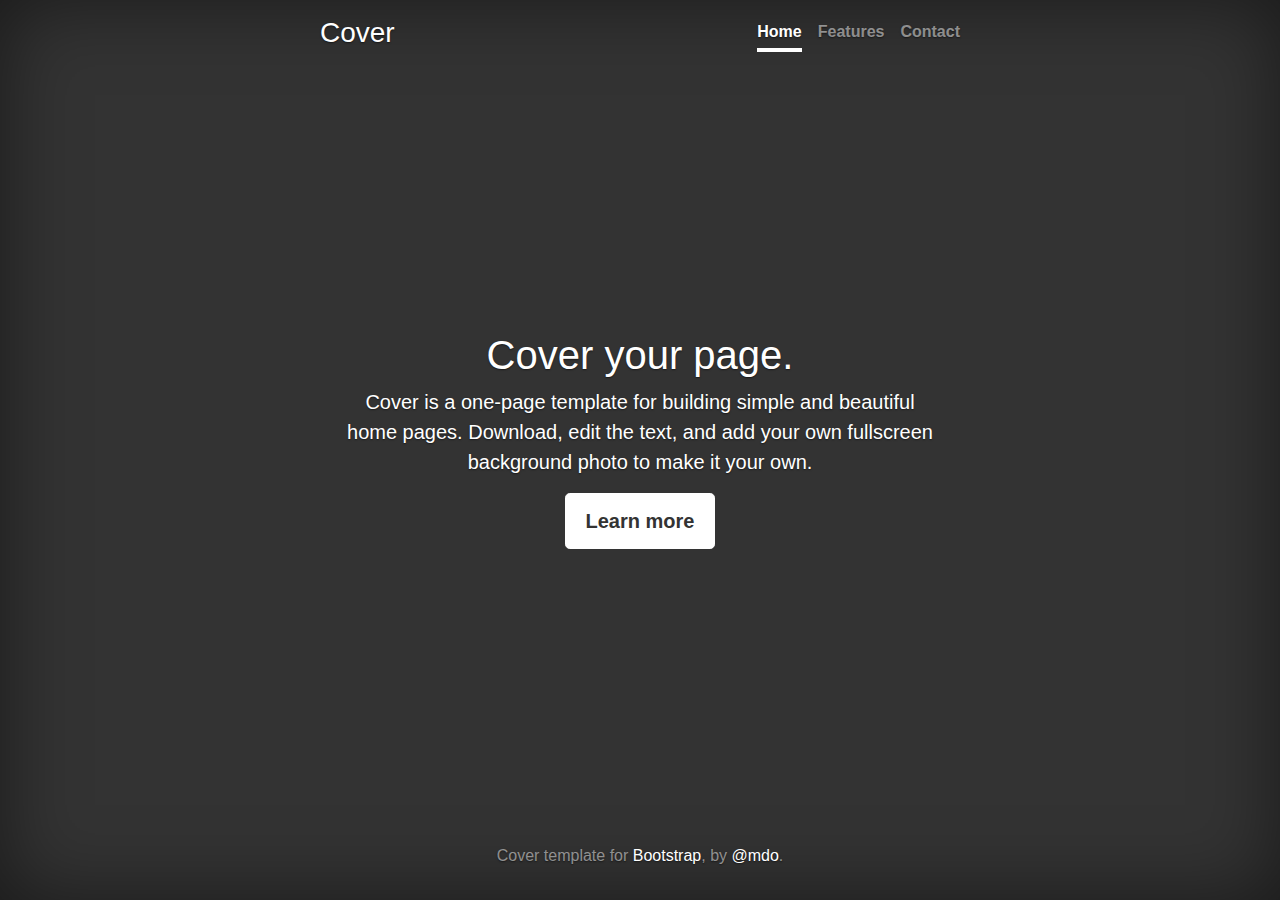
<file: bootstrap-4.0.0/docs/4.0/examples/cover/index.html>
<!doctype html>
<html lang="en">
  <head>
    <meta charset="utf-8">
    <meta name="viewport" content="width=device-width, initial-scale=1, shrink-to-fit=no">
    <meta name="description" content="">
    <meta name="author" content="">
    <link rel="icon" href="../../../../favicon.ico">

    <title>Cover Template for Bootstrap</title>

    <!-- Bootstrap core CSS -->
    <link href="../../../../dist/css/bootstrap.min.css" rel="stylesheet">

    <!-- Custom styles for this template -->
    <link href="cover.css" rel="stylesheet">
  </head>

  <body class="text-center">

    <div class="cover-container d-flex h-100 p-3 mx-auto flex-column">
      <header class="masthead mb-auto">
        <div class="inner">
          <h3 class="masthead-brand">Cover</h3>
          <nav class="nav nav-masthead justify-content-center">
            <a class="nav-link active" href="#">Home</a>
            <a class="nav-link" href="#">Features</a>
            <a class="nav-link" href="#">Contact</a>
          </nav>
        </div>
      </header>

      <main role="main" class="inner cover">
        <h1 class="cover-heading">Cover your page.</h1>
        <p class="lead">Cover is a one-page template for building simple and beautiful home pages. Download, edit the text, and add your own fullscreen background photo to make it your own.</p>
        <p class="lead">
          <a href="#" class="btn btn-lg btn-secondary">Learn more</a>
        </p>
      </main>

      <footer class="mastfoot mt-auto">
        <div class="inner">
          <p>Cover template for <a href="https://getbootstrap.com/">Bootstrap</a>, by <a href="https://twitter.com/mdo">@mdo</a>.</p>
        </div>
      </footer>
    </div>


    <!-- Bootstrap core JavaScript
    ================================================== -->
    <!-- Placed at the end of the document so the pages load faster -->
    <script src="https://code.jquery.com/jquery-3.2.1.slim.min.js" integrity="sha384-KJ3o2DKtIkvYIK3UENzmM7KCkRr/rE9/Qpg6aAZGJwFDMVNA/GpGFF93hXpG5KkN" crossorigin="anonymous"></script>
    <script>window.jQuery || document.write('<script src="../../../../assets/js/vendor/jquery-slim.min.js"><\/script>')</script>
    <script src="../../../../assets/js/vendor/popper.min.js"></script>
    <script src="../../../../dist/js/bootstrap.min.js"></script>
  </body>
</html>
</file>
<file: Deepankar's Website/css/styles.css>
body {
  margin: 0;
  text-align: center;
  font-family: "Merriweather", serif;
  color: #40514e;
}

.top-container {
  background-color: #b0cac7;
  position: relative;
  padding-top: 100px;
  margin: auto;
}

h1 {
  margin: 50px auto 0 auto;
  font-family: "Sacramento", cursive;
  font-size: 6rem;
  color: #318fb5;
}

h2 {
  font-family: "Montserrat", sans-serif;
  font-size: 2.5rem;
  font-weight: normal;
  color: #318fb5;
  padding-bottom: 10px;
}

h3 {
  font-family: "Montserrat", sans-serif;
  color: #005086;
}

.bottom-cloud {
  position: absolute;
  left: 250px;
  bottom: 300px;
}

.top-cloud {
  position: absolute;
  right: 300px;
  top: 40px;
}

.middle-container{
  margin: 100px 0;
}

.bottom-container{
  background-color: #b0cac7;
}

img {
  border-radius: 100%;
  margin: 20px;
}

.freepik {
  display: none;
}

a {
  color: #005086;
  font-family: "Montserrat", sans-serif;
}

p {
  font-family: "Montserrat", sans-serif;
  line-height: 2;
}

hr {
  border: dotted #005086 6px;
  border-bottom: none;
  width: 4%;
  margin: 100px auto;
}

.skill-row {
  width: 50%;
  margin: 100px auto 100px auto;
  text-align: left;
}

.computer-img {
  width: 25%;
  float: left;
  margin-right: 30px;
}

.bed-img {
  width: 25%;
  float: right;
  margin: 0 auto 20px 30px;
}

.deepankar-img {
  width: 25%;
  margin: 0;
}

.profile {
  width: 50%;
  margin: auto;
  margin-top: 50px;
}

.contact-message {
  width: 40%;
  margin: 40px auto 60px;
}

.btn {
  font-family: "Montserrat", sans-serif;
  color: #FFFFFF !important;
  font-size: 14px;
  text-shadow: 1px 1px 0px #7CACDE;
  box-shadow: 1px 1px 1px #BEE2F9;
  padding: 10px 25px;
  border-radius: 8px;
  border: 0px solid #3866A3;
  background: #11CDD4;
  background: linear-gradient(to top, #11CDD4, #11999E);
  margin: auto;
}
.btn:hover {
  color: #14396A !important;
  background: #30E3CB;
  background: linear-gradient(to top, #30E3CB, #2BC4AD);
}

.contact-me{
  margin: 100px auto;
}
</file>
<file: HTML Personal Site/css/styles.css>
body{
  background-color: #eaf6f6;
}
hr{
  border-style: dotted none none;
  border-width: 7px;
  border-color: grey;
  width: 5%;
}

h3{
  color: #66BFBF;
}

img{
  border-radius: 50%;
}

h1{
  color:#66BFBF;
}
</file>
<file: bootstrap-4.0.0/docs/4.0/examples/album/album.css>
:root {
  --jumbotron-padding-y: 3rem;
}

.jumbotron {
  padding-top: var(--jumbotron-padding-y);
  padding-bottom: var(--jumbotron-padding-y);
  margin-bottom: 0;
  background-color: #fff;
}
@media (min-width: 768px) {
  .jumbotron {
    padding-top: calc(var(--jumbotron-padding-y) * 2);
    padding-bottom: calc(var(--jumbotron-padding-y) * 2);
  }
}

.jumbotron p:last-child {
  margin-bottom: 0;
}

.jumbotron-heading {
  font-weight: 300;
}

.jumbotron .container {
  max-width: 40rem;
}

footer {
  padding-top: 3rem;
  padding-bottom: 3rem;
}

footer p {
  margin-bottom: .25rem;
}

.box-shadow { box-shadow: 0 .25rem .75rem rgba(0, 0, 0, .05); }
</file>
<file: bootstrap-4.0.0/docs/4.0/examples/blog/blog.css>
/* stylelint-disable selector-list-comma-newline-after */

.blog-header {
  line-height: 1;
  border-bottom: 1px solid #e5e5e5;
}

.blog-header-logo {
  font-family: "Playfair Display", Georgia, "Times New Roman", serif;
  font-size: 2.25rem;
}

.blog-header-logo:hover {
  text-decoration: none;
}

h1, h2, h3, h4, h5, h6 {
  font-family: "Playfair Display", Georgia, "Times New Roman", serif;
}

.display-4 {
  font-size: 2.5rem;
}
@media (min-width: 768px) {
  .display-4 {
    font-size: 3rem;
  }
}

.nav-scroller {
  position: relative;
  z-index: 2;
  height: 2.75rem;
  overflow-y: hidden;
}

.nav-scroller .nav {
  display: -webkit-box;
  display: -ms-flexbox;
  display: flex;
  -ms-flex-wrap: nowrap;
  flex-wrap: nowrap;
  padding-bottom: 1rem;
  margin-top: -1px;
  overflow-x: auto;
  text-align: center;
  white-space: nowrap;
  -webkit-overflow-scrolling: touch;
}

.nav-scroller .nav-link {
  padding-top: .75rem;
  padding-bottom: .75rem;
  font-size: .875rem;
}

.card-img-right {
  height: 100%;
  border-radius: 0 3px 3px 0;
}

.flex-auto {
  -ms-flex: 0 0 auto;
  -webkit-box-flex: 0;
  flex: 0 0 auto;
}

.h-250 { height: 250px; }
@media (min-width: 768px) {
  .h-md-250 { height: 250px; }
}

.border-top { border-top: 1px solid #e5e5e5; }
.border-bottom { border-bottom: 1px solid #e5e5e5; }

.box-shadow { box-shadow: 0 .25rem .75rem rgba(0, 0, 0, .05); }

/*
 * Blog name and description
 */
.blog-title {
  margin-bottom: 0;
  font-size: 2rem;
  font-weight: 400;
}
.blog-description {
  font-size: 1.1rem;
  color: #999;
}

@media (min-width: 40em) {
  .blog-title {
    font-size: 3.5rem;
  }
}

/* Pagination */
.blog-pagination {
  margin-bottom: 4rem;
}
.blog-pagination > .btn {
  border-radius: 2rem;
}

/*
 * Blog posts
 */
.blog-post {
  margin-bottom: 4rem;
}
.blog-post-title {
  margin-bottom: .25rem;
  font-size: 2.5rem;
}
.blog-post-meta {
  margin-bottom: 1.25rem;
  color: #999;
}

/*
 * Footer
 */
.blog-footer {
  padding: 2.5rem 0;
  color: #999;
  text-align: center;
  background-color: #f9f9f9;
  border-top: .05rem solid #e5e5e5;
}
.blog-footer p:last-child {
  margin-bottom: 0;
}
</file>
<file: bootstrap-4.0.0/docs/4.0/examples/carousel/carousel.css>
/* GLOBAL STYLES
-------------------------------------------------- */
/* Padding below the footer and lighter body text */

body {
  padding-top: 3rem;
  padding-bottom: 3rem;
  color: #5a5a5a;
}


/* CUSTOMIZE THE CAROUSEL
-------------------------------------------------- */

/* Carousel base class */
.carousel {
  margin-bottom: 4rem;
}
/* Since positioning the image, we need to help out the caption */
.carousel-caption {
  bottom: 3rem;
  z-index: 10;
}

/* Declare heights because of positioning of img element */
.carousel-item {
  height: 32rem;
  background-color: #777;
}
.carousel-item > img {
  position: absolute;
  top: 0;
  left: 0;
  min-width: 100%;
  height: 32rem;
}


/* MARKETING CONTENT
-------------------------------------------------- */

/* Center align the text within the three columns below the carousel */
.marketing .col-lg-4 {
  margin-bottom: 1.5rem;
  text-align: center;
}
.marketing h2 {
  font-weight: 400;
}
.marketing .col-lg-4 p {
  margin-right: .75rem;
  margin-left: .75rem;
}


/* Featurettes
------------------------- */

.featurette-divider {
  margin: 5rem 0; /* Space out the Bootstrap <hr> more */
}

/* Thin out the marketing headings */
.featurette-heading {
  font-weight: 300;
  line-height: 1;
  letter-spacing: -.05rem;
}


/* RESPONSIVE CSS
-------------------------------------------------- */

@media (min-width: 40em) {
  /* Bump up size of carousel content */
  .carousel-caption p {
    margin-bottom: 1.25rem;
    font-size: 1.25rem;
    line-height: 1.4;
  }

  .featurette-heading {
    font-size: 50px;
  }
}

@media (min-width: 62em) {
  .featurette-heading {
    margin-top: 7rem;
  }
}
</file>
<file: bootstrap-4.0.0/docs/4.0/examples/cover/cover.css>
/*
 * Globals
 */

/* Links */
a,
a:focus,
a:hover {
  color: #fff;
}

/* Custom default button */
.btn-secondary,
.btn-secondary:hover,
.btn-secondary:focus {
  color: #333;
  text-shadow: none; /* Prevent inheritance from `body` */
  background-color: #fff;
  border: .05rem solid #fff;
}


/*
 * Base structure
 */

html,
body {
  height: 100%;
  background-color: #333;
}

body {
  display: -ms-flexbox;
  display: -webkit-box;
  display: flex;
  -ms-flex-pack: center;
  -webkit-box-pack: center;
  justify-content: center;
  color: #fff;
  text-shadow: 0 .05rem .1rem rgba(0, 0, 0, .5);
  box-shadow: inset 0 0 5rem rgba(0, 0, 0, .5);
}

.cover-container {
  max-width: 42em;
}


/*
 * Header
 */
.masthead {
  margin-bottom: 2rem;
}

.masthead-brand {
  margin-bottom: 0;
}

.nav-masthead .nav-link {
  padding: .25rem 0;
  font-weight: 700;
  color: rgba(255, 255, 255, .5);
  background-color: transparent;
  border-bottom: .25rem solid transparent;
}

.nav-masthead .nav-link:hover,
.nav-masthead .nav-link:focus {
  border-bottom-color: rgba(255, 255, 255, .25);
}

.nav-masthead .nav-link + .nav-link {
  margin-left: 1rem;
}

.nav-masthead .active {
  color: #fff;
  border-bottom-color: #fff;
}

@media (min-width: 48em) {
  .masthead-brand {
    float: left;
  }
  .nav-masthead {
    float: right;
  }
}


/*
 * Cover
 */
.cover {
  padding: 0 1.5rem;
}
.cover .btn-lg {
  padding: .75rem 1.25rem;
  font-weight: 700;
}


/*
 * Footer
 */
.mastfoot {
  color: rgba(255, 255, 255, .5);
}
</file>
<file: bootstrap-4.0.0/js/tests/vendor/qunit.css>
/*!
 * QUnit 2.4.1
 * https://qunitjs.com/
 *
 * Copyright jQuery Foundation and other contributors
 * Released under the MIT license
 * https://jquery.org/license
 *
 * Date: 2017-10-22T05:12Z
 */

/** Font Family and Sizes */

#qunit-tests, #qunit-header, #qunit-banner, #qunit-testrunner-toolbar, #qunit-filteredTest, #qunit-userAgent, #qunit-testresult {
	font-family: "Helvetica Neue Light", "HelveticaNeue-Light", "Helvetica Neue", Calibri, Helvetica, Arial, sans-serif;
}

#qunit-testrunner-toolbar, #qunit-filteredTest, #qunit-userAgent, #qunit-testresult, #qunit-tests li { font-size: small; }
#qunit-tests { font-size: smaller; }


/** Resets */

#qunit-tests, #qunit-header, #qunit-banner, #qunit-filteredTest, #qunit-userAgent, #qunit-testresult, #qunit-modulefilter {
	margin: 0;
	padding: 0;
}


/** Header (excluding toolbar) */

#qunit-header {
	padding: 0.5em 0 0.5em 1em;

	color: #8699A4;
	background-color: #0D3349;

	font-size: 1.5em;
	line-height: 1em;
	font-weight: 400;

	border-radius: 5px 5px 0 0;
}

#qunit-header a {
	text-decoration: none;
	color: #C2CCD1;
}

#qunit-header a:hover,
#qunit-header a:focus {
	color: #FFF;
}

#qunit-banner {
	height: 5px;
}

#qunit-filteredTest {
	padding: 0.5em 1em 0.5em 1em;
	color: #366097;
	background-color: #F4FF77;
}

#qunit-userAgent {
	padding: 0.5em 1em 0.5em 1em;
	color: #FFF;
	background-color: #2B81AF;
	text-shadow: rgba(0, 0, 0, 0.5) 2px 2px 1px;
}


/** Toolbar */

#qunit-testrunner-toolbar {
	padding: 0.5em 1em 0.5em 1em;
	color: #5E740B;
	background-color: #EEE;
}

#qunit-testrunner-toolbar .clearfix {
	height: 0;
	clear: both;
}

#qunit-testrunner-toolbar label {
	display: inline-block;
}

#qunit-testrunner-toolbar input[type=checkbox],
#qunit-testrunner-toolbar input[type=radio] {
	margin: 3px;
	vertical-align: -2px;
}

#qunit-testrunner-toolbar input[type=text] {
	box-sizing: border-box;
	height: 1.6em;
}

.qunit-url-config,
.qunit-filter,
#qunit-modulefilter {
	display: inline-block;
	line-height: 2.1em;
}

.qunit-filter,
#qunit-modulefilter {
	float: right;
	position: relative;
	margin-left: 1em;
}

.qunit-url-config label {
	margin-right: 0.5em;
}

#qunit-modulefilter-search {
	box-sizing: border-box;
	width: 400px;
}

#qunit-modulefilter-search-container:after {
	position: absolute;
	right: 0.3em;
	content: "\25bc";
	color: black;
}

#qunit-modulefilter-dropdown {
	/* align with #qunit-modulefilter-search */
	box-sizing: border-box;
	width: 400px;
	position: absolute;
	right: 0;
	top: 50%;
	margin-top: 0.8em;

	border: 1px solid #D3D3D3;
	border-top: none;
	border-radius: 0 0 .25em .25em;
	color: #000;
	background-color: #F5F5F5;
	z-index: 99;
}

#qunit-modulefilter-dropdown a {
	color: inherit;
	text-decoration: none;
}

#qunit-modulefilter-dropdown .clickable.checked {
	font-weight: bold;
	color: #000;
	background-color: #D2E0E6;
}

#qunit-modulefilter-dropdown .clickable:hover {
	color: #FFF;
	background-color: #0D3349;
}

#qunit-modulefilter-actions {
	display: block;
	overflow: auto;

	/* align with #qunit-modulefilter-dropdown-list */
	font: smaller/1.5em sans-serif;
}

#qunit-modulefilter-dropdown #qunit-modulefilter-actions > * {
	box-sizing: border-box;
	max-height: 2.8em;
	display: block;
	padding: 0.4em;
}

#qunit-modulefilter-dropdown #qunit-modulefilter-actions > button {
	float: right;
	font: inherit;
}

#qunit-modulefilter-dropdown #qunit-modulefilter-actions > :last-child {
	/* insert padding to align with checkbox margins */
	padding-left: 3px;
}

#qunit-modulefilter-dropdown-list {
	max-height: 200px;
	overflow-y: auto;
	margin: 0;
	border-top: 2px groove threedhighlight;
	padding: 0.4em 0 0;
	font: smaller/1.5em sans-serif;
}

#qunit-modulefilter-dropdown-list li {
	white-space: nowrap;
	overflow: hidden;
	text-overflow: ellipsis;
}

#qunit-modulefilter-dropdown-list .clickable {
	display: block;
	padding-left: 0.15em;
}


/** Tests: Pass/Fail */

#qunit-tests {
	list-style-position: inside;
}

#qunit-tests li {
	padding: 0.4em 1em 0.4em 1em;
	border-bottom: 1px solid #FFF;
	list-style-position: inside;
}

#qunit-tests > li {
	display: none;
}

#qunit-tests li.running,
#qunit-tests li.pass,
#qunit-tests li.fail,
#qunit-tests li.skipped,
#qunit-tests li.aborted {
	display: list-item;
}

#qunit-tests.hidepass {
	position: relative;
}

#qunit-tests.hidepass li.running,
#qunit-tests.hidepass li.pass:not(.todo) {
	visibility: hidden;
	position: absolute;
	width:   0;
	height:  0;
	padding: 0;
	border:  0;
	margin:  0;
}

#qunit-tests li strong {
	cursor: pointer;
}

#qunit-tests li.skipped strong {
	cursor: default;
}

#qunit-tests li a {
	padding: 0.5em;
	color: #C2CCD1;
	text-decoration: none;
}

#qunit-tests li p a {
	padding: 0.25em;
	color: #6B6464;
}
#qunit-tests li a:hover,
#qunit-tests li a:focus {
	color: #000;
}

#qunit-tests li .runtime {
	float: right;
	font-size: smaller;
}

.qunit-assert-list {
	margin-top: 0.5em;
	padding: 0.5em;

	background-color: #FFF;

	border-radius: 5px;
}

.qunit-source {
	margin: 0.6em 0 0.3em;
}

.qunit-collapsed {
	display: none;
}

#qunit-tests table {
	border-collapse: collapse;
	margin-top: 0.2em;
}

#qunit-tests th {
	text-align: right;
	vertical-align: top;
	padding: 0 0.5em 0 0;
}

#qunit-tests td {
	vertical-align: top;
}

#qunit-tests pre {
	margin: 0;
	white-space: pre-wrap;
	word-wrap: break-word;
}

#qunit-tests del {
	color: #374E0C;
	background-color: #E0F2BE;
	text-decoration: none;
}

#qunit-tests ins {
	color: #500;
	background-color: #FFCACA;
	text-decoration: none;
}

/*** Test Counts */

#qunit-tests b.counts                       { color: #000; }
#qunit-tests b.passed                       { color: #5E740B; }
#qunit-tests b.failed                       { color: #710909; }

#qunit-tests li li {
	padding: 5px;
	background-color: #FFF;
	border-bottom: none;
	list-style-position: inside;
}

/*** Passing Styles */

#qunit-tests li li.pass {
	color: #3C510C;
	background-color: #FFF;
	border-left: 10px solid #C6E746;
}

#qunit-tests .pass                          { color: #528CE0; background-color: #D2E0E6; }
#qunit-tests .pass .test-name               { color: #366097; }

#qunit-tests .pass .test-actual,
#qunit-tests .pass .test-expected           { color: #999; }

#qunit-banner.qunit-pass                    { background-color: #C6E746; }

/*** Failing Styles */

#qunit-tests li li.fail {
	color: #710909;
	background-color: #FFF;
	border-left: 10px solid #EE5757;
	white-space: pre;
}

#qunit-tests > li:last-child {
	border-radius: 0 0 5px 5px;
}

#qunit-tests .fail                          { color: #000; background-color: #EE5757; }
#qunit-tests .fail .test-name,
#qunit-tests .fail .module-name             { color: #000; }

#qunit-tests .fail .test-actual             { color: #EE5757; }
#qunit-tests .fail .test-expected           { color: #008000; }

#qunit-banner.qunit-fail                    { background-color: #EE5757; }


/*** Aborted tests */
#qunit-tests .aborted { color: #000; background-color: orange; }
/*** Skipped tests */

#qunit-tests .skipped {
	background-color: #EBECE9;
}

#qunit-tests .qunit-todo-label,
#qunit-tests .qunit-skipped-label {
	background-color: #F4FF77;
	display: inline-block;
	font-style: normal;
	color: #366097;
	line-height: 1.8em;
	padding: 0 0.5em;
	margin: -0.4em 0.4em -0.4em 0;
}

#qunit-tests .qunit-todo-label {
	background-color: #EEE;
}

/** Result */

#qunit-testresult {
	color: #2B81AF;
	background-color: #D2E0E6;

	border-bottom: 1px solid #FFF;
}
#qunit-testresult .clearfix {
	height: 0;
	clear: both;
}
#qunit-testresult .module-name {
	font-weight: 700;
}
#qunit-testresult-display {
	padding: 0.5em 1em 0.5em 1em;
	width: 85%;
	float:left;
}
#qunit-testresult-controls {
	padding: 0.5em 1em 0.5em 1em;
  width: 10%;
	float:left;
}

/** Fixture */

#qunit-fixture {
	position: absolute;
	top: -10000px;
	left: -10000px;
	width: 1000px;
	height: 1000px;
}
</file>
